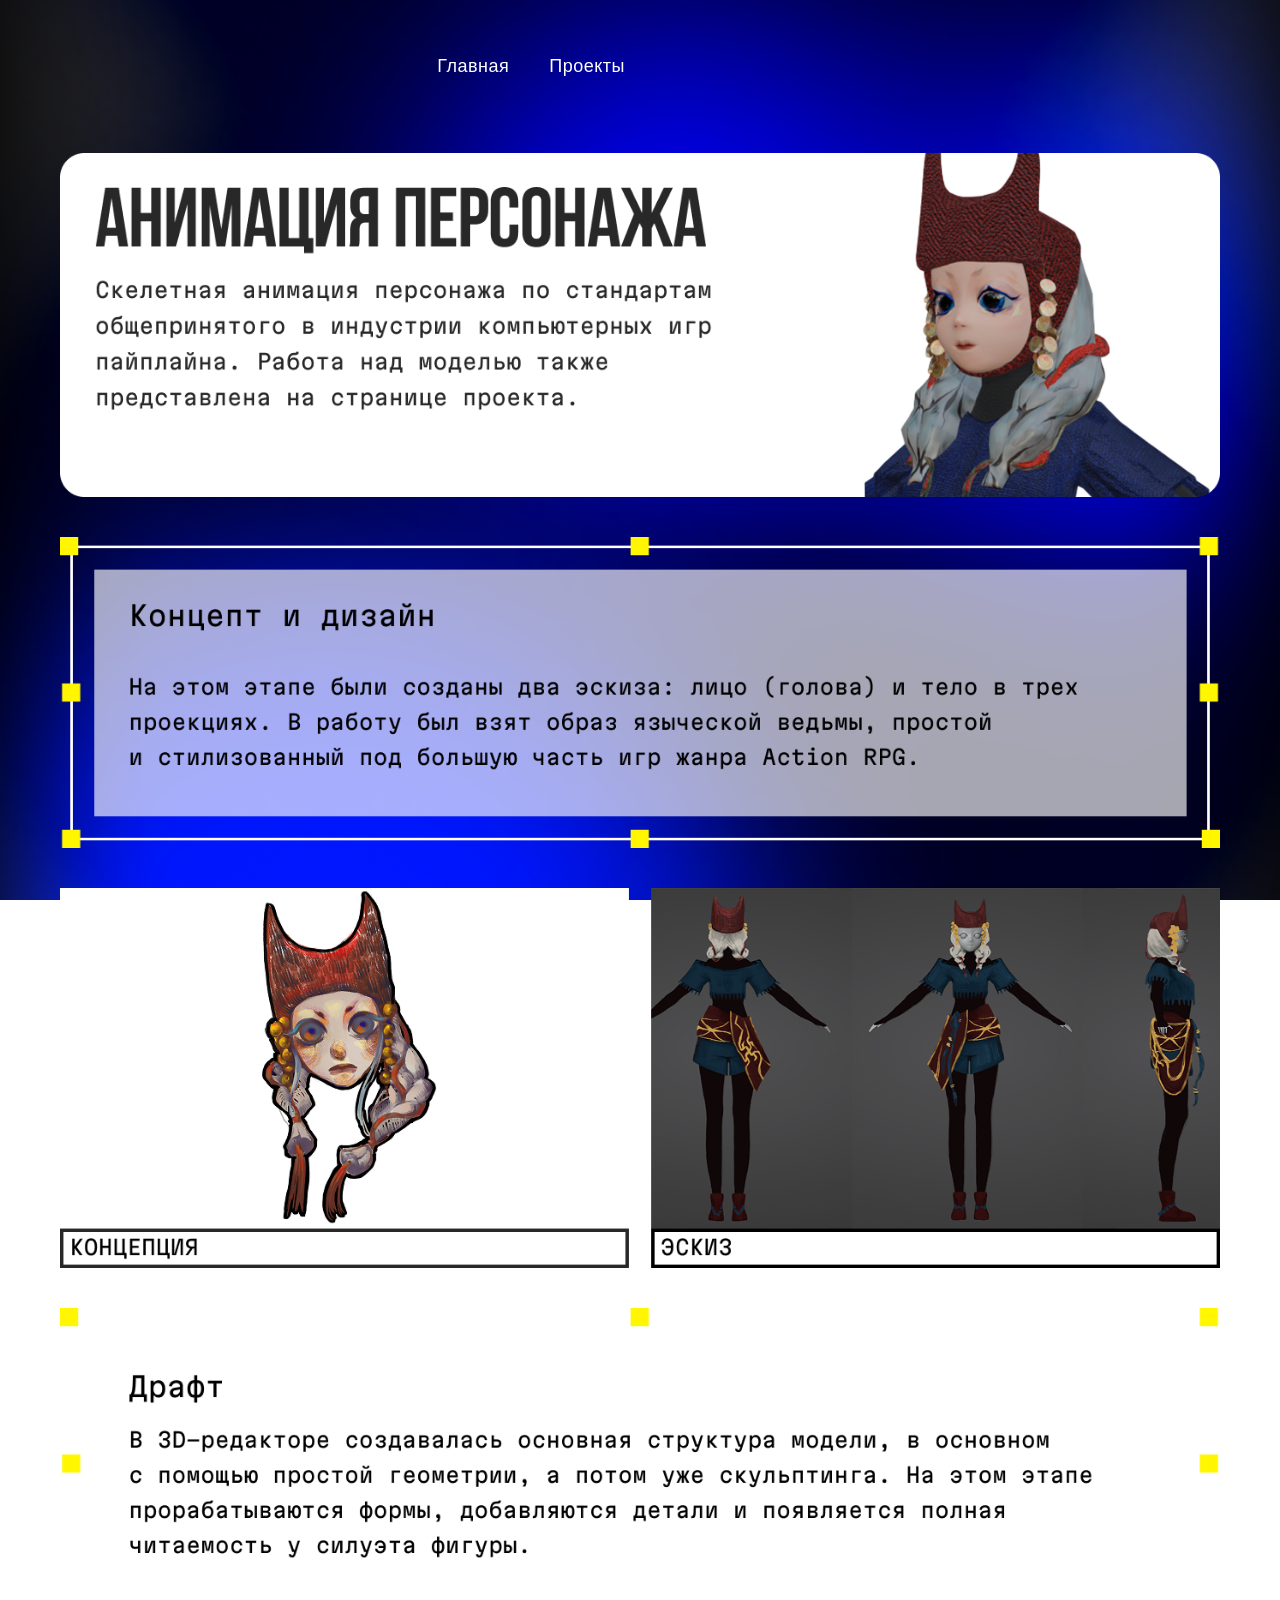
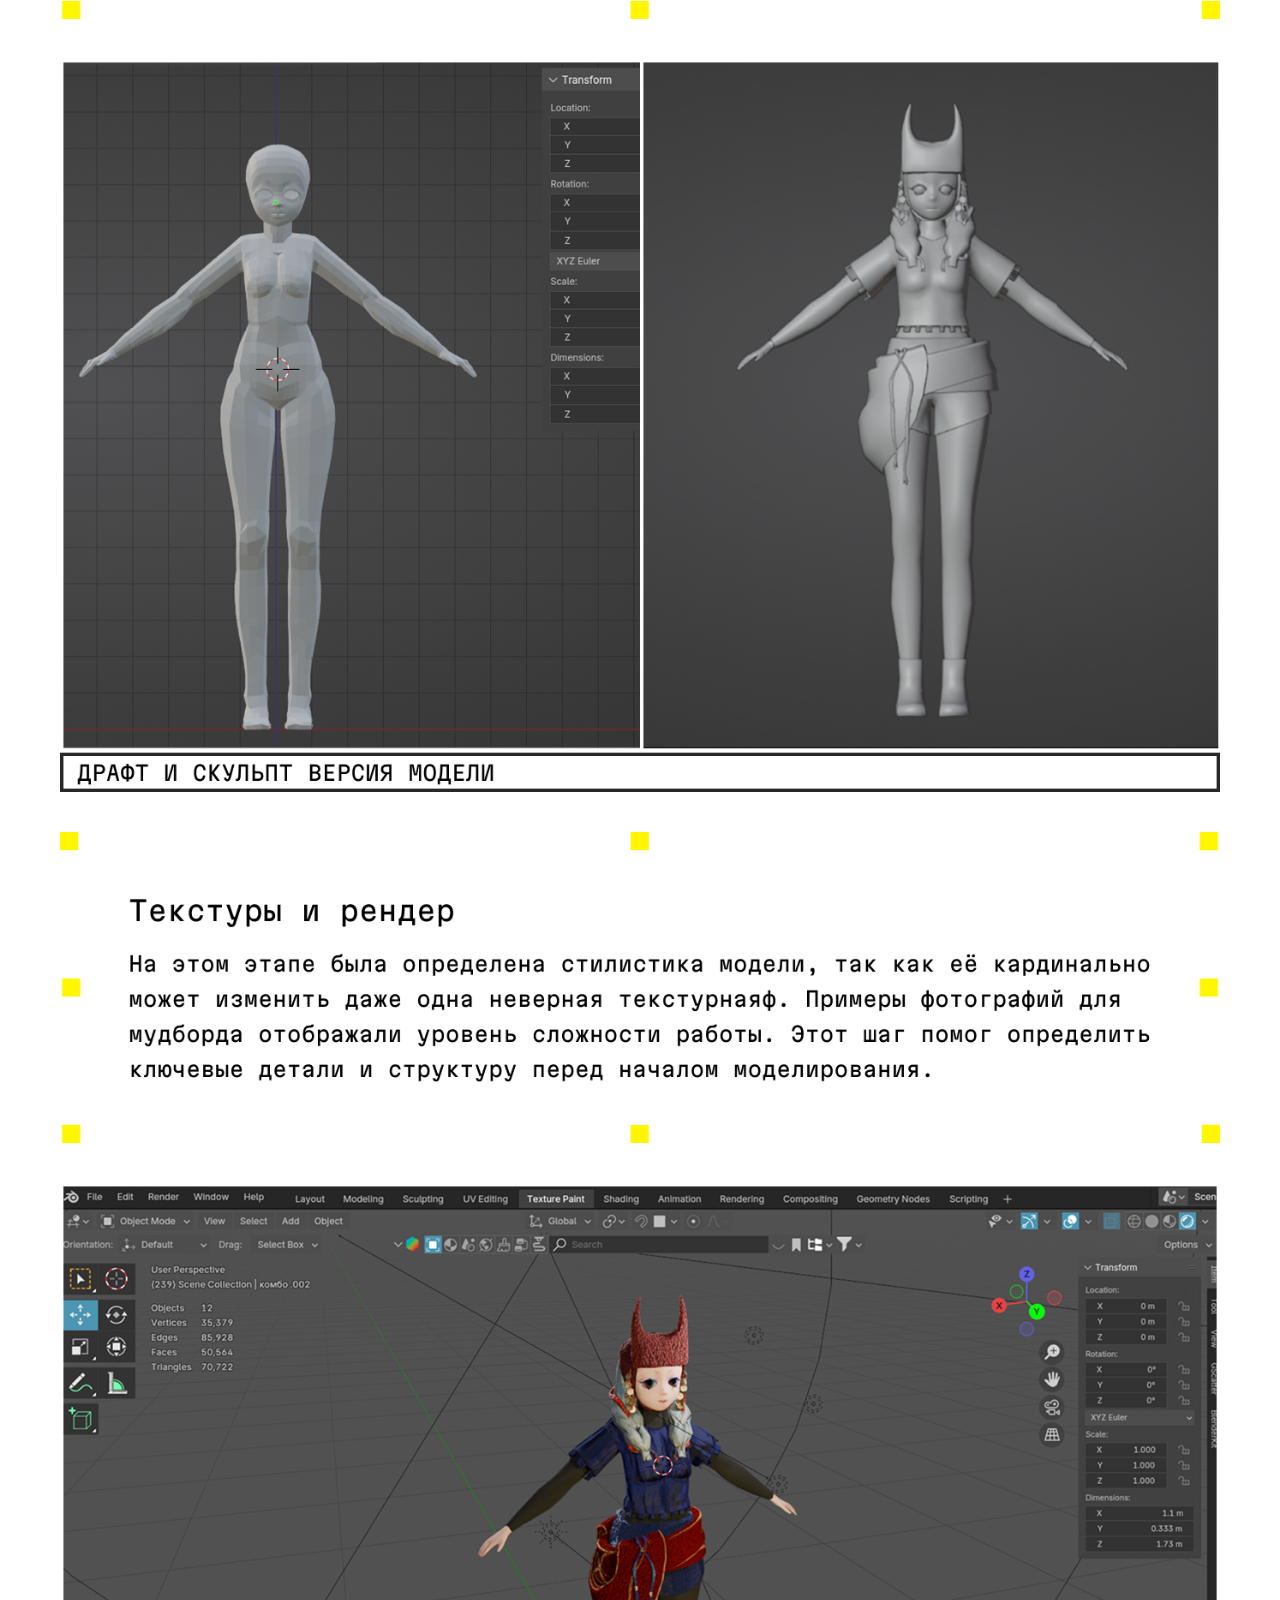
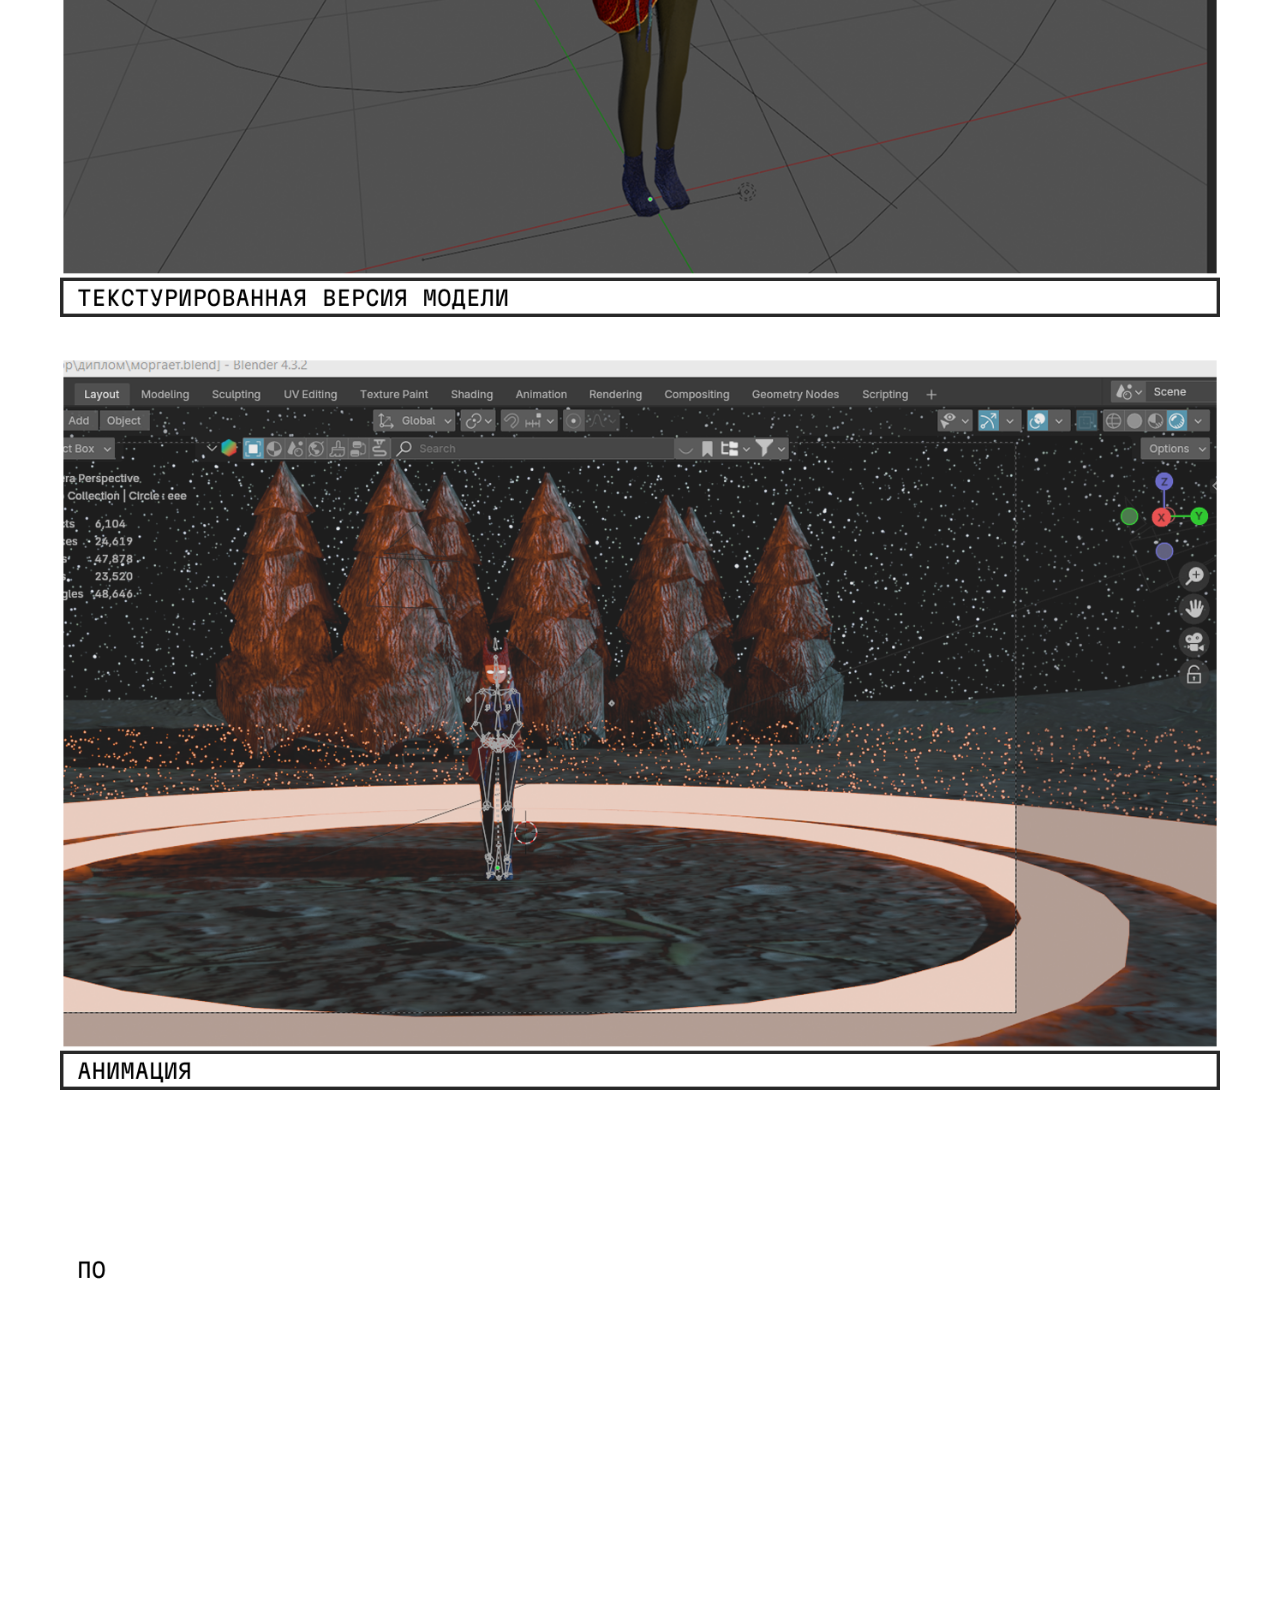
<file: Анимация персонажа.html>
<!DOCTYPE html>
<html lang="ru">
<head>
    <meta charset="UTF-8">
    <meta name="viewport" content="width=device-width, initial-scale=1.0, user-scalable=no">
    <title>Проект 3 - 3D Eye</title>
    <link rel="stylesheet" href="style.css">
</head>
<body>
    <div class="page project-detail-page">
        <!-- Фоновое изображение -->
        <div class="background-image"></div>
        
        <!-- Шапка с кнопками -->
        <header class="header2">
            <nav class="nav2">
                <a href="index.html" class="nav-link">Главная</a>
                <a href="Проекты.html" class="nav-link">Проекты</a>
            </nav>
        </header>
        
        <!-- Контейнер с изображениями -->
        <div class="project-detail-container">
            <div class="project-detail-list">
                <!-- 9 изображений в колонку -->
                <div class="detail-item">
                    <img src="img/ведьма серц.png" alt="Detail 1" class="detail-image">
                </div>
                <div class="detail-item">
                    <img src="img/в1.png" alt="Detail 2" class="detail-image">
                </div>
                <div class="detail-item">
                    <img src="img/в3.png" alt="Detail 3" class="detail-image">
                </div>
                <div class="detail-item">
                    <img src="img/в4.png" alt="Detail 4" class="detail-image">
                </div>
                <div class="detail-item">
                    <img src="img/в5.png" alt="Detail 5" class="detail-image">
                </div>
                <div class="detail-item">
                    <img src="img/в6.png" alt="Detail 6" class="detail-image">
                </div>
                <div class="detail-item">
                    <img src="img/в7.png" alt="Detail 7" class="detail-image">
                </div>
                <div class="detail-item">
                    <img src="img/в8.png" alt="Detail 8" class="detail-image">
                </div>
                <div class="detail-item">
                    <img src="img/по.png" alt="Detail 9" class="detail-image">
                </div>
            </div>
            
            <!-- Блок с тремя кнопками -->
            <div class="detail-buttons three-buttons">
                <div class="detail-button-col">
                    <a href="index.html" class="detail-btn">Главная</a>
                </div>
                <div class="detail-button-col">
                    <a href="Проп-анимация.html" class="detail-btn-center">Следующий проект →</a>
                </div>
                <div class="detail-button-col">
                    <a href="Проекты.html" class="detail-btn2">Проекты</a>
                </div>
            </div>
        </div>
        
        <!-- Футер -->
        <footer class="footer">
            <p class="footer-text">© 2024 Все права защищены</p>
        </footer>
    </div>
</body>
</html>
</file>
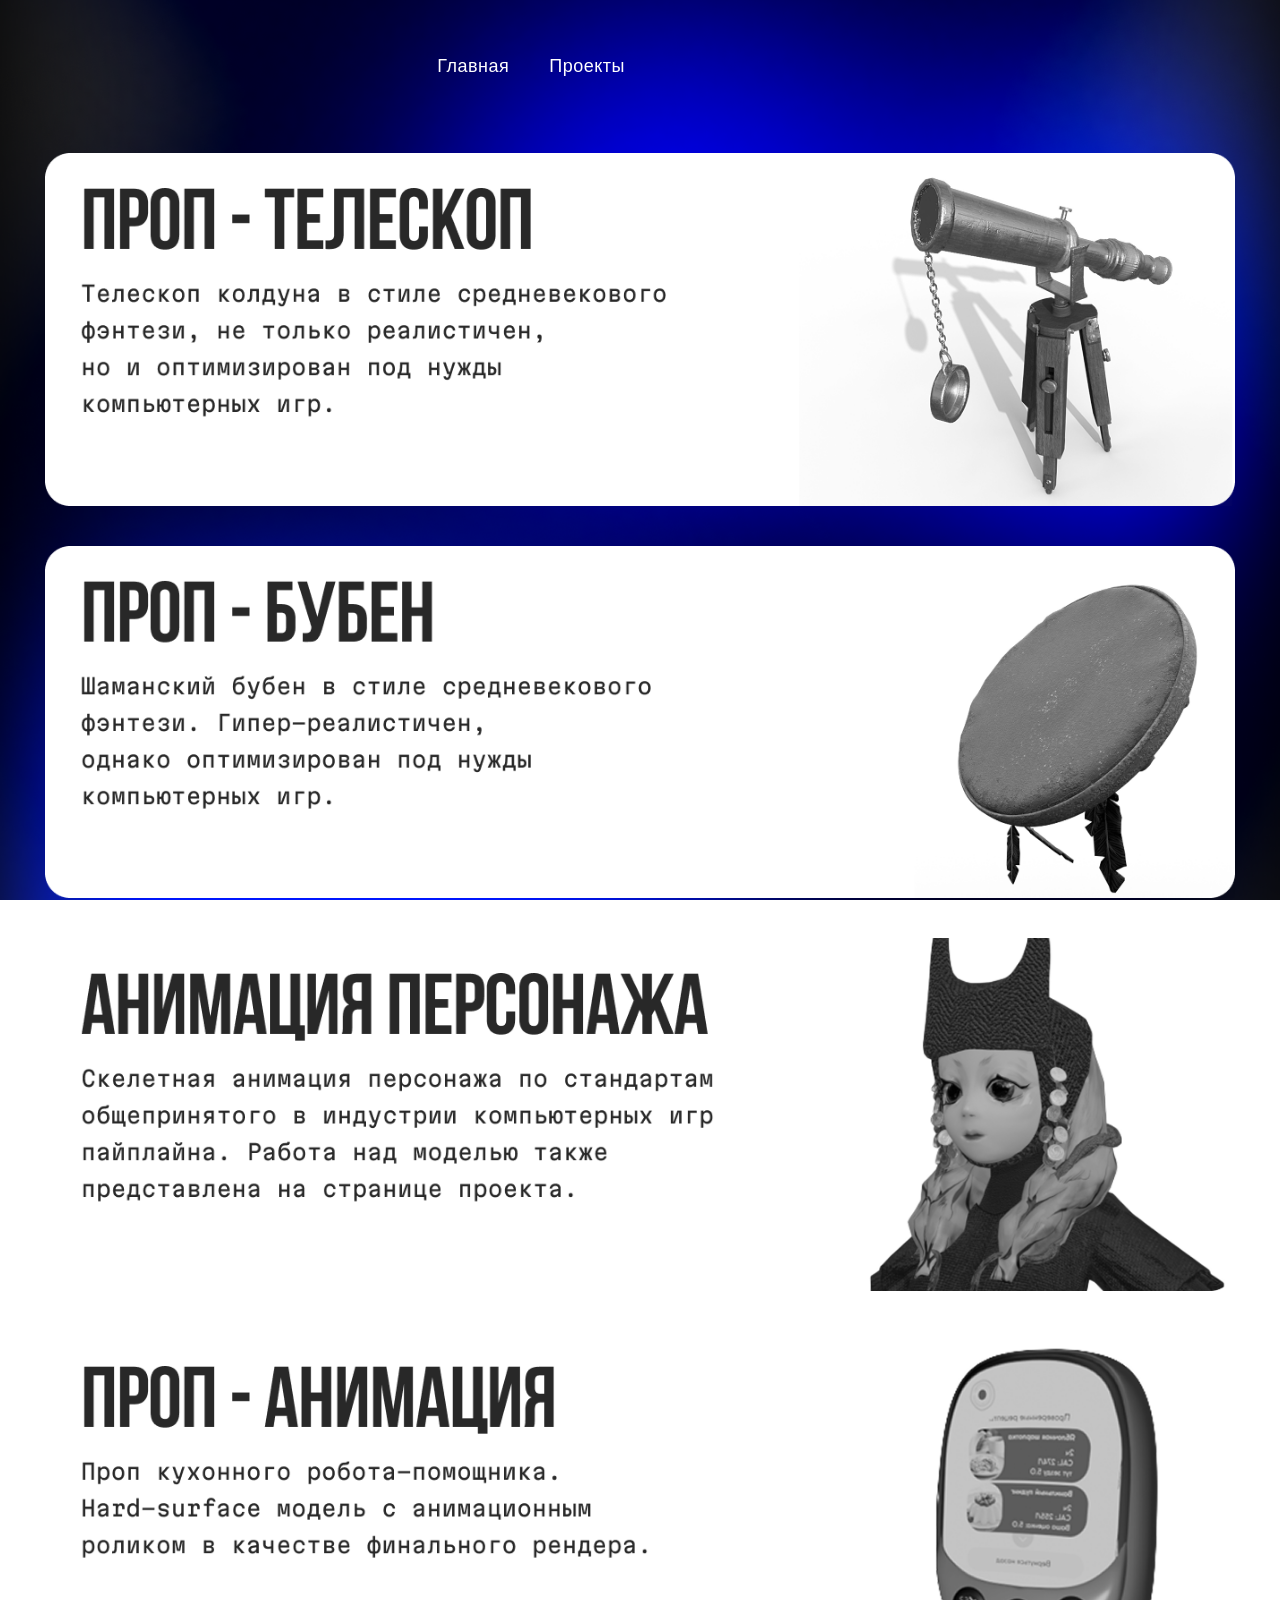
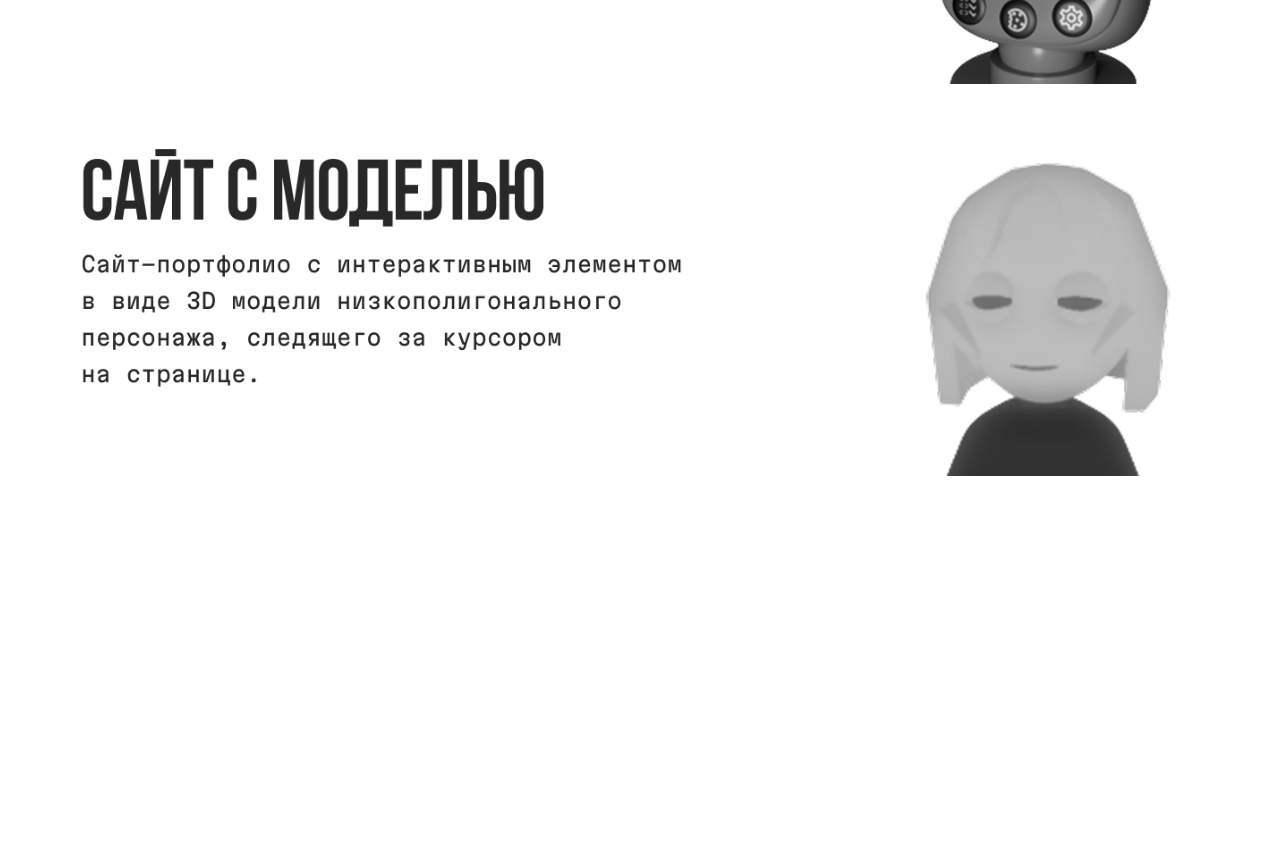
<file: Проекты.html>
<!DOCTYPE html>
<html lang="ru">
<head>
    <meta charset="UTF-8">
    <meta name="viewport" content="width=device-width, initial-scale=1.0, user-scalable=no">
    <title>Проекты - 3D Eye</title>
    <link rel="stylesheet" href="style.css">
</head>
<body>
    <div class="page projects-page">
        <!-- Фоновое изображение -->
        <div class="background-image"></div>
        
        <!-- Шапка с кнопками -->
        <header class="header2">
            <nav class="nav2">
                <a href="index.html" class="nav-link">Главная</a>
                <a href="Проекты.html" class="nav-link">Проекты</a>
            </nav>
        </header>
        
        <!-- Контейнер с проектами -->
        <div class="projects-container">
            <div class="projects-list">
                <!-- Проект 1 -->
                <div class="project-item">
                    <a href="Проп-телескоп.html" class="project-link">
                        <div class="project-image">
                            <img src="img/труба сер.png" alt="Project 1" class="project-default">
                            <img src="img/труба серц.png" alt="Project 1 Hover" class="project-hover">
                        </div>
                    </a>
                </div>
                
                <!-- Проект 2 -->
                <div class="project-item">
                   <a href="Проп-бубен.html" class="project-link">
                        <div class="project-image">
                            <img src="img/бубн сер.png" alt="Project 2" class="project-default">
                            <img src="img/бубн серц.png" alt="Project 2 Hover" class="project-hover">
                        </div>
                    </a>
                </div>
                
                <!-- Проект 3 -->
                <div class="project-item">
                    <a href="Анимация персонажа.html" class="project-link">
                        <div class="project-image">
                            <img src="img/ведьма сер.png" alt="Project 3" class="project-default">
                            <img src="img/ведьма серц.png" alt="Project 3 Hover" class="project-hover">
                        </div>
                    </a>
                </div>
                
                <!-- Проект 4 -->
                <div class="project-item">
                    <a href="Проп-анимация.html" class="project-link">
                        <div class="project-image">
                            <img src="img/робот сер.png" alt="Project 4" class="project-default">
                            <img src="img/робот серц.png" alt="Project 4 Hover" class="project-hover">
                        </div>
                    </a>
                </div>
                
                <!-- Проект 5 -->
                <div class="project-item">
                    <a href="Сайт с моделью.html" class="project-link" target="_blank">
                        <div class="project-image">
                            <img src="img/девочка сер.png" alt="Project 5" class="project-default">
                            <img src="img/девочка серц.png" alt="Project 5 Hover" class="project-hover">
                        </div>
                    </a>
                </div>
                
                <!-- Кнопка возврата на главную -->
                <div class="project-item back-button-item">
                    <a href="index.html" class="back-button">
                        На главную
                    </a>
                </div>
            </div>
        </div>
        
        <!-- Футер -->
        <footer class="footer">
            <p class="footer-text">© 2024 Все права защищены</p>
        </footer>
    </div>
</body>
</html>
</file>
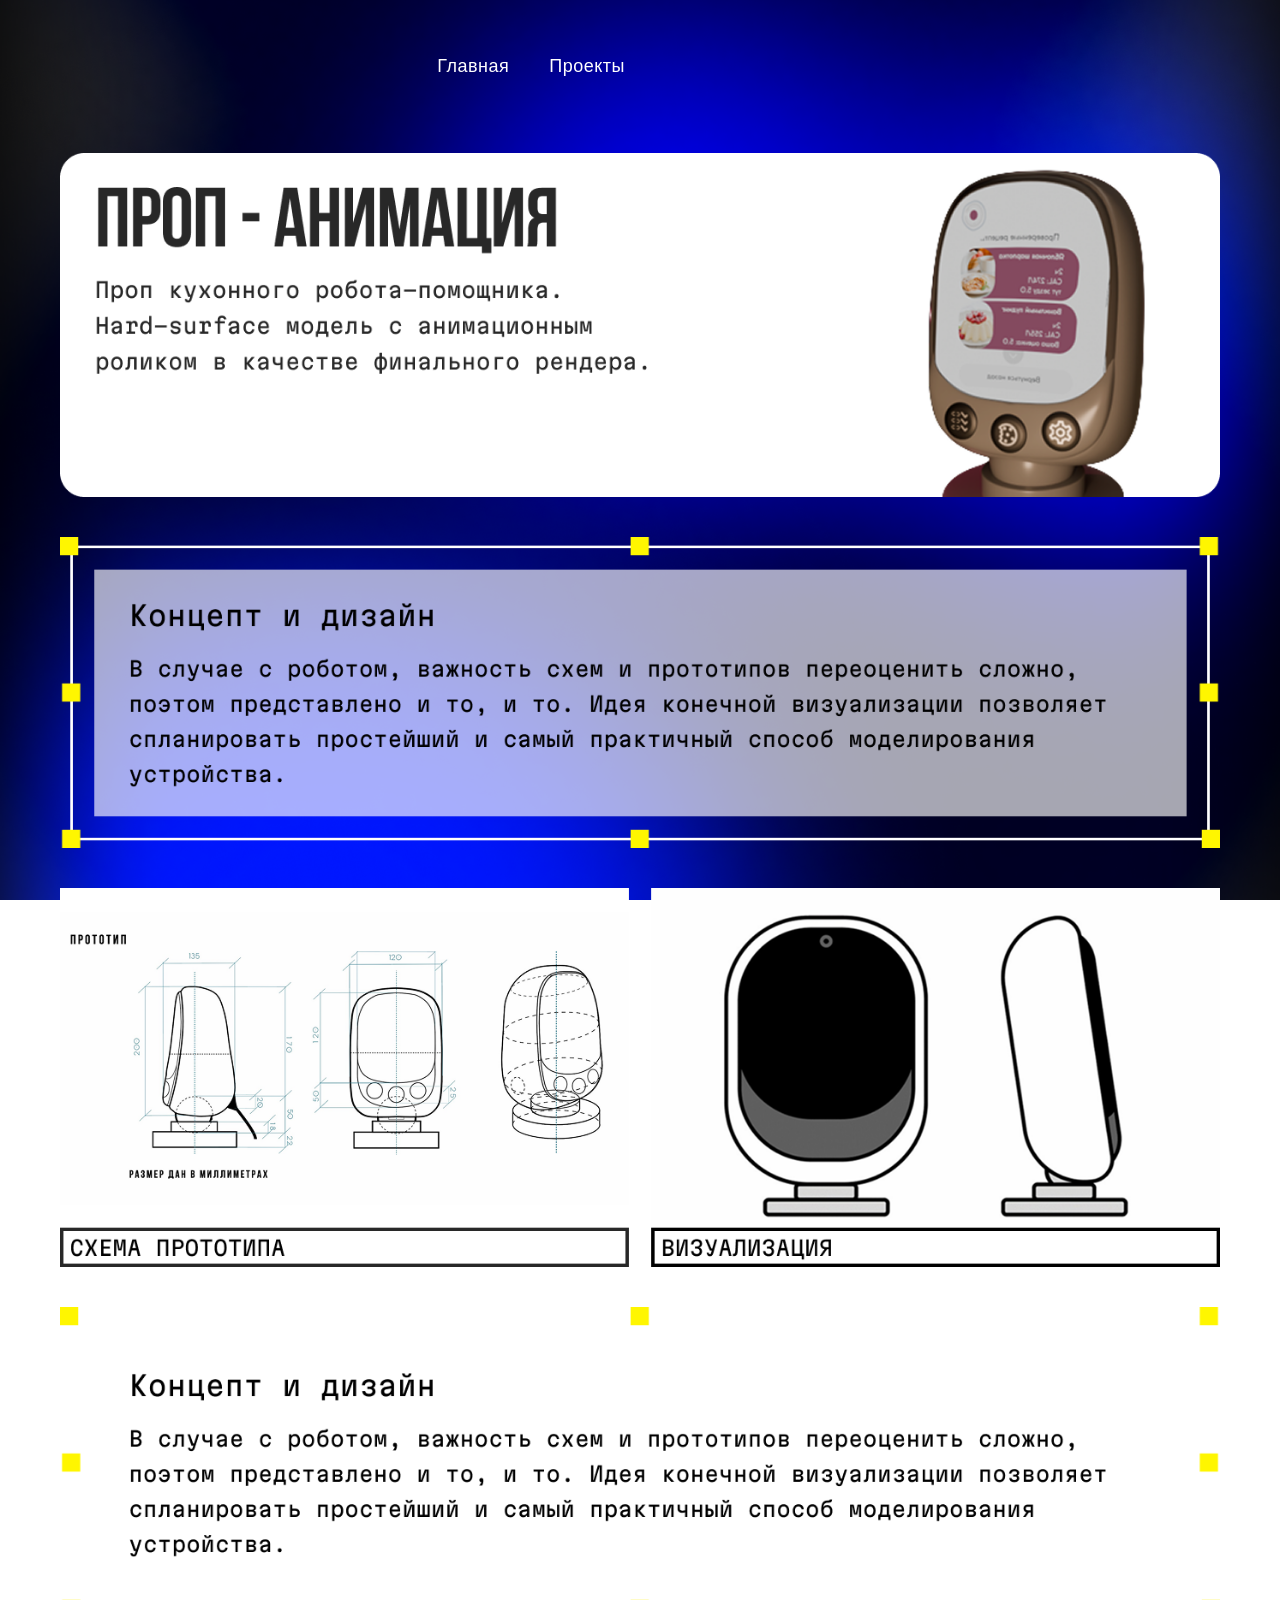
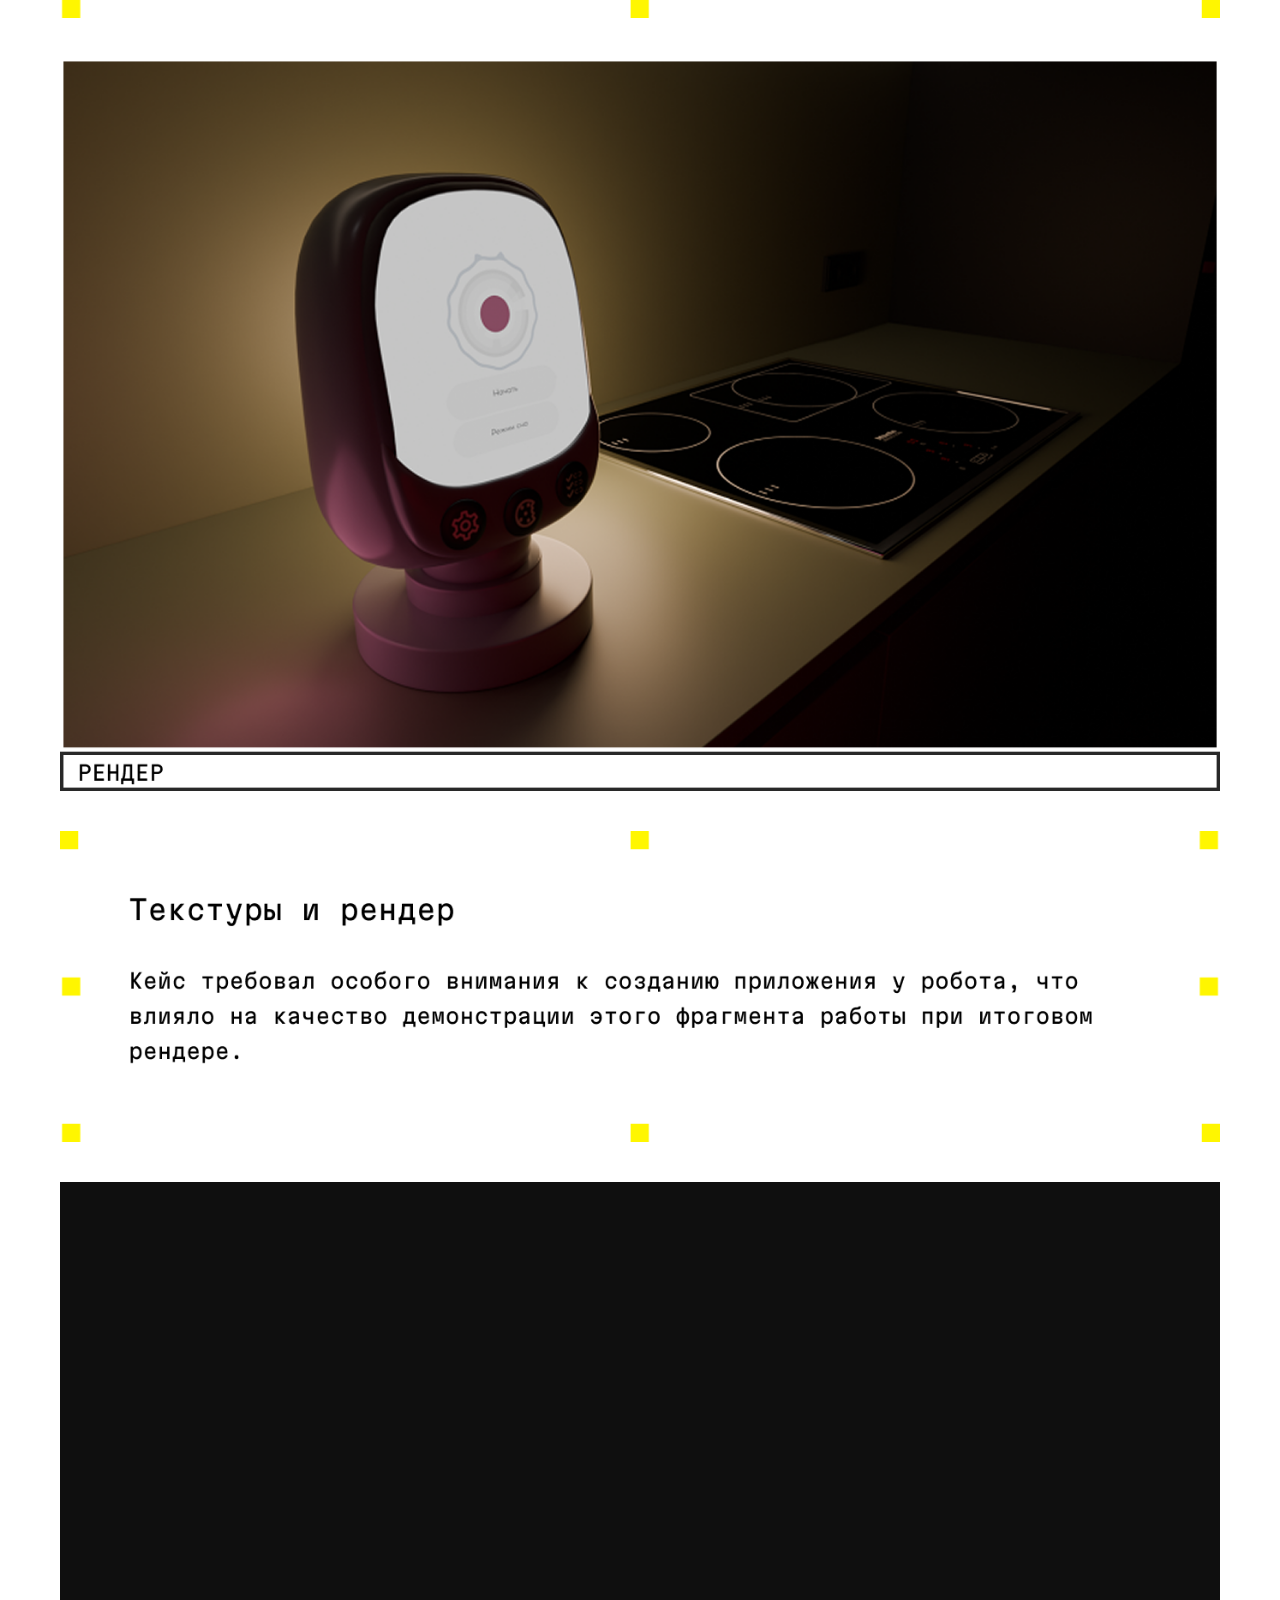
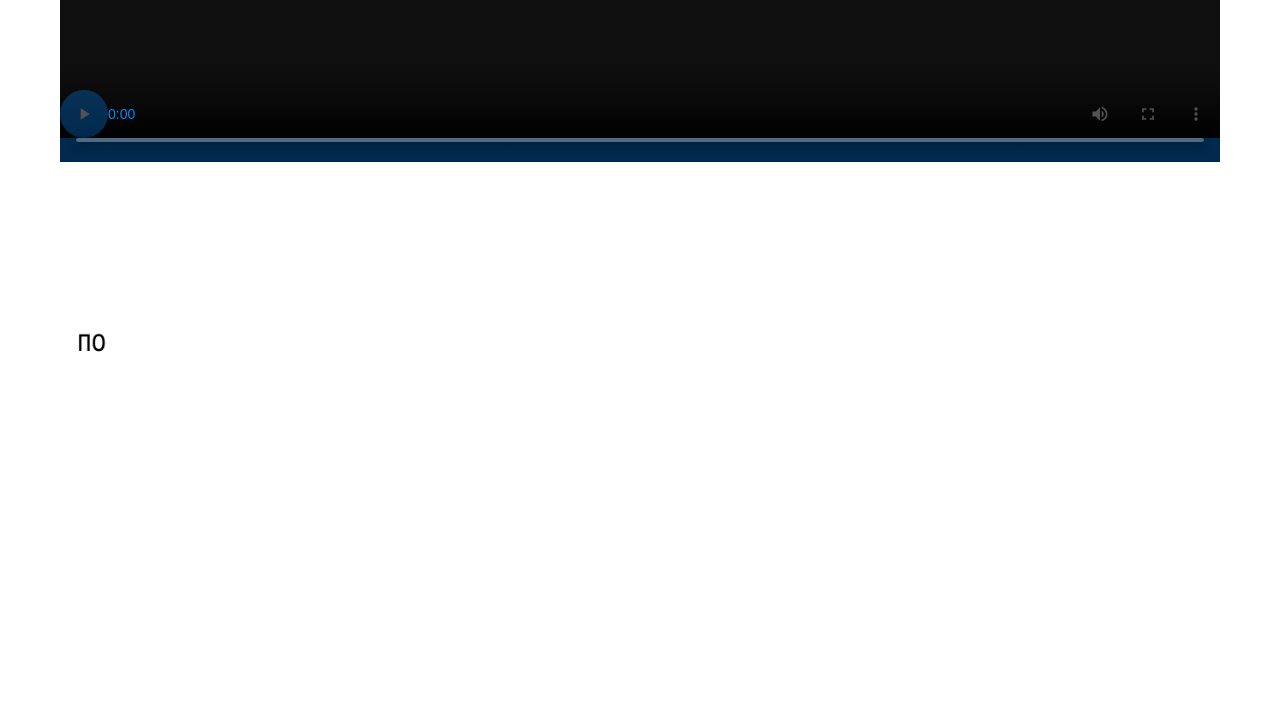
<file: Проп-анимация.html>
<!DOCTYPE html>
<html lang="ru">
<head>
    <meta charset="UTF-8">
    <meta name="viewport" content="width=device-width, initial-scale=1.0, user-scalable=no">
    <title>Проект 4 - 3D Eye</title>
    <link rel="stylesheet" href="style.css">
</head>
<body>
    <div class="page project-detail-page">
        <!-- Фоновое изображение -->
        <div class="background-image"></div>
        
        <!-- Шапка с кнопками -->
        <header class="header2">
            <nav class="nav2">
                <a href="index.html" class="nav-link">Главная</a>
                <a href="Проекты.html" class="nav-link">Проекты</a>
            </nav>
        </header>
        
        <!-- Контейнер с изображениями и видео -->
        <div class="project-detail-container">
            <div class="project-detail-list">
                <!-- 1 - изображение -->
                <div class="detail-item">
                    <img src="img/робот серц.png" alt="Image 1" class="detail-image">
                </div>
                
                <!-- 2 - изображение -->
                <div class="detail-item">
                    <img src="img/рр.png" alt="Image 2" class="detail-image">
                </div>
                
                <!-- 3 - изображение -->
                <div class="detail-item">
                    <img src="img/р1.png" alt="Image 3" class="detail-image">
                </div>
                
                <!-- 4 - изображение -->
                <div class="detail-item">
                    <img src="img/рт1.png" alt="Image 4" class="detail-image">
                </div>
                
                <!-- 5 - изображение -->
                <div class="detail-item">
                    <img src="img/р2.png" alt="Image 5" class="detail-image">
                </div>
                
                <!-- 6 - изображение -->
                <div class="detail-item">
                    <img src="img/р4.png" alt="Image 6" class="detail-image">
                </div>
                
                <!-- 7 - ВИДЕО -->
                <div class="detail-item video-item">
                    <video class="detail-video" controls preload="metadata">
                        <source src="img/0000-0060.mp4" type="video/mp4">
                        Ваш браузер не поддерживает видео.
                    </video>
                </div>
                
                <!-- 8 - изображение -->
                <div class="detail-item">
                    <img src="img/по.png" alt="Image 8" class="detail-image">
                </div>
            </div>
            
            <!-- Блок с тремя кнопками -->
            <div class="detail-buttons three-buttons">
                <div class="detail-button-col">
                    <a href="index.html" class="detail-btn">Главная</a>
                </div>
                <div class="detail-button-col">
                    <a href="Сайт с моделью.html" class="detail-btn-center">Следующий проект →</a>
                </div>
                <div class="detail-button-col">
                    <a href="Проекты.html" class="detail-btn2">Проекты</a>
                </div>
            </div>
        </div>
        
        <!-- Футер -->
        <footer class="footer">
            <p class="footer-text">© 2024 Все права защищены</p>
        </footer>
    </div>
</body>
</html>
</file>
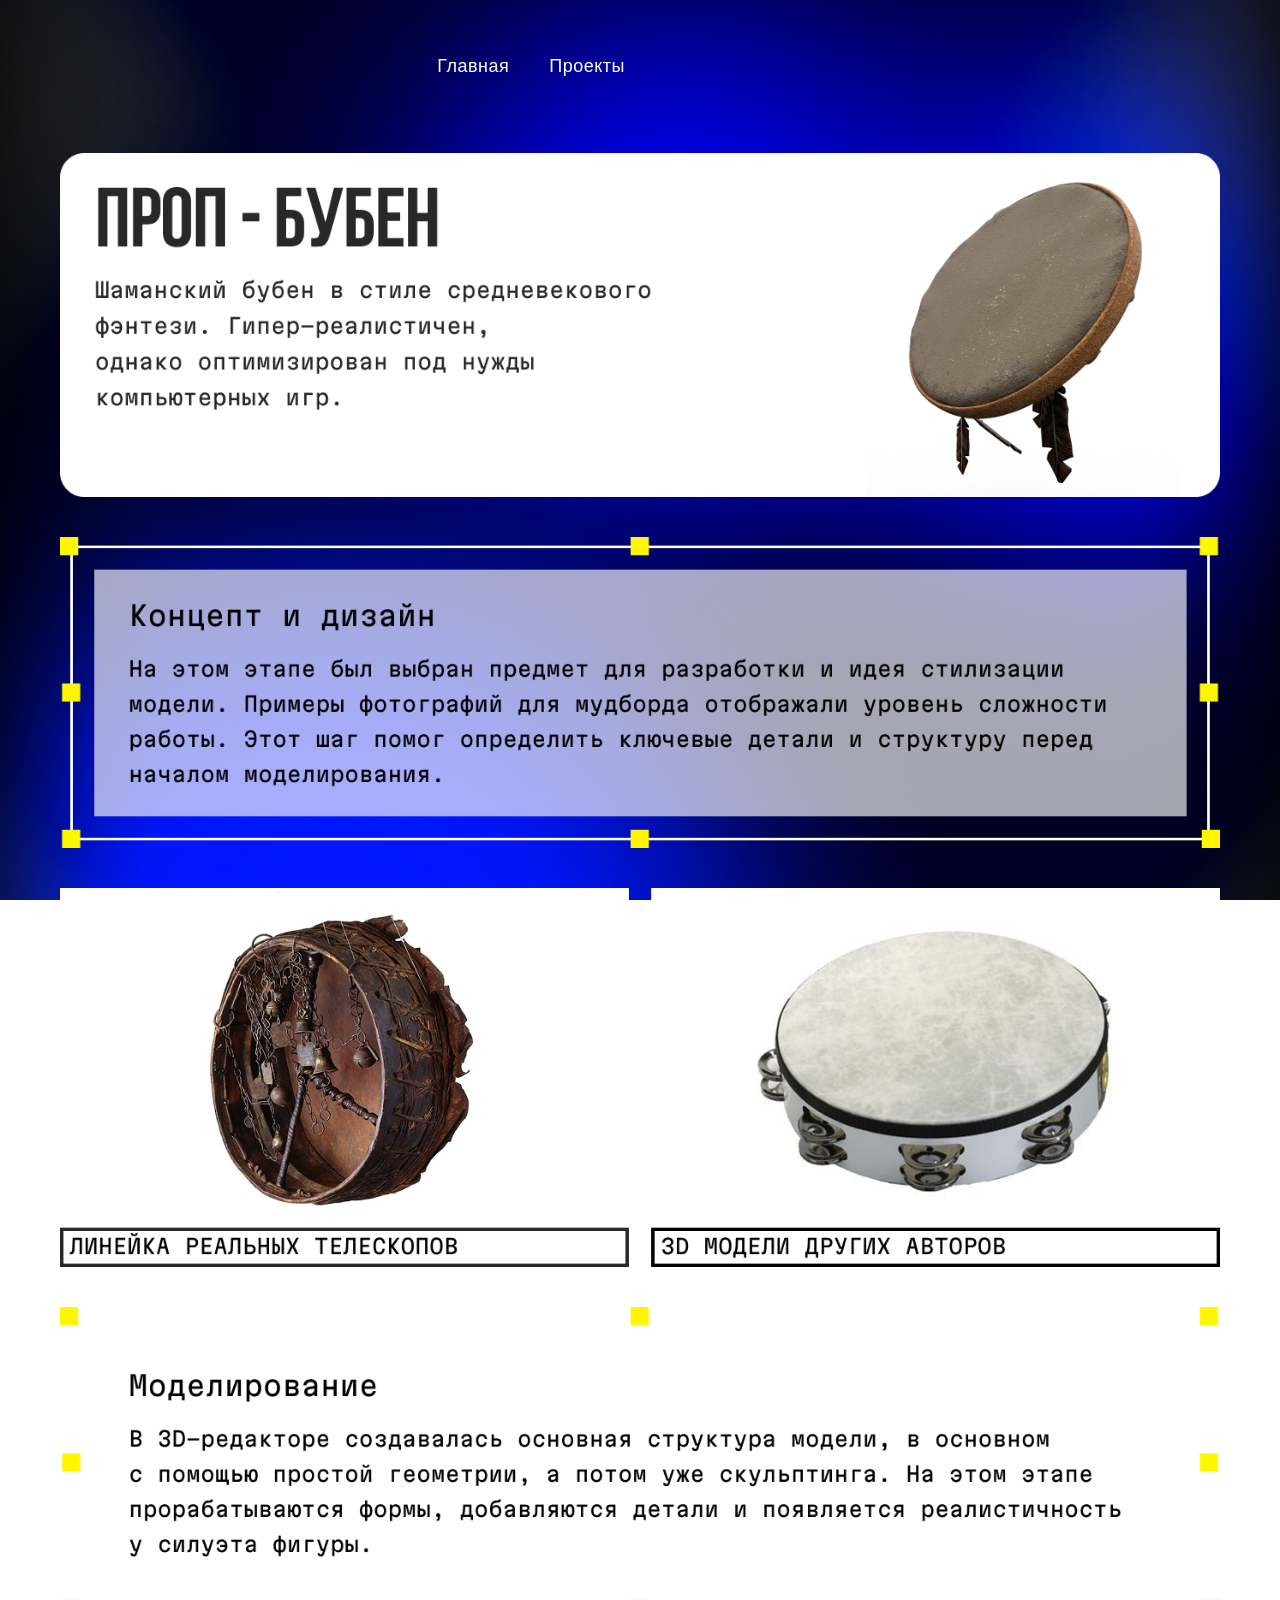
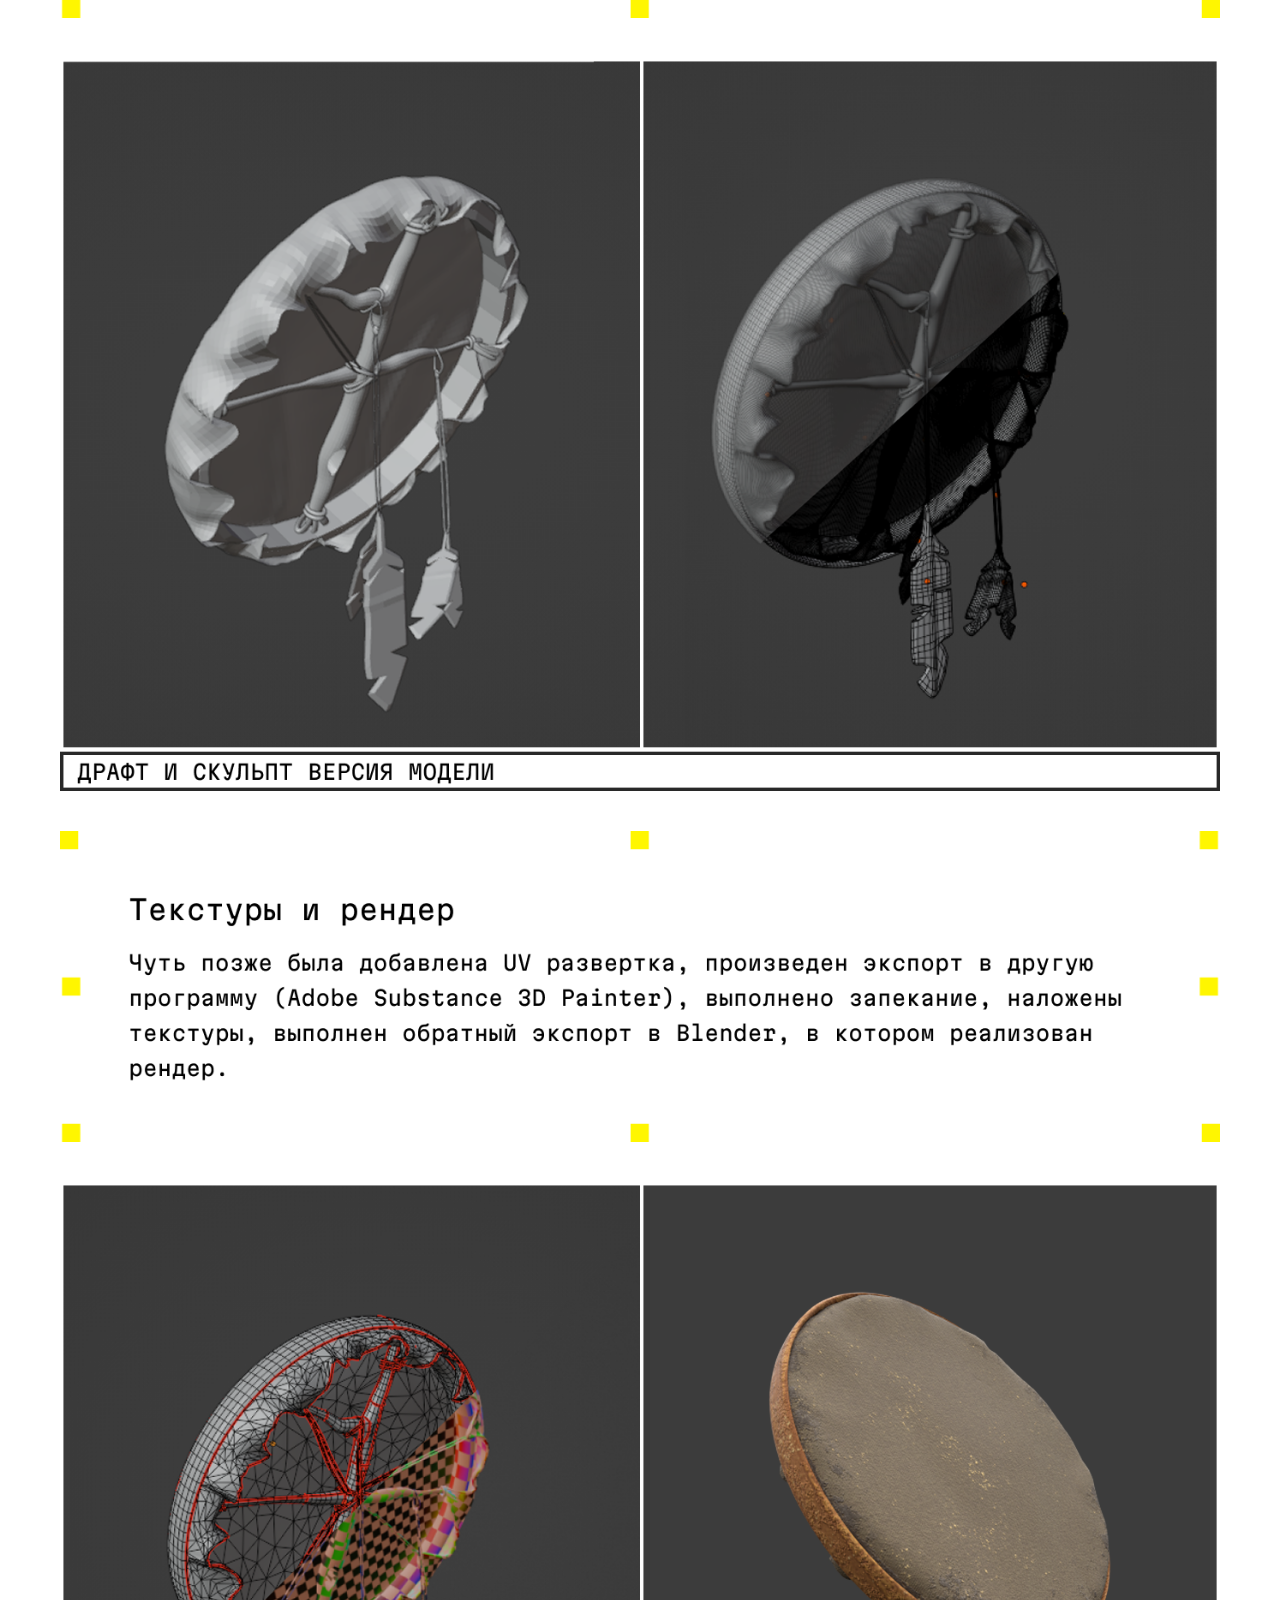
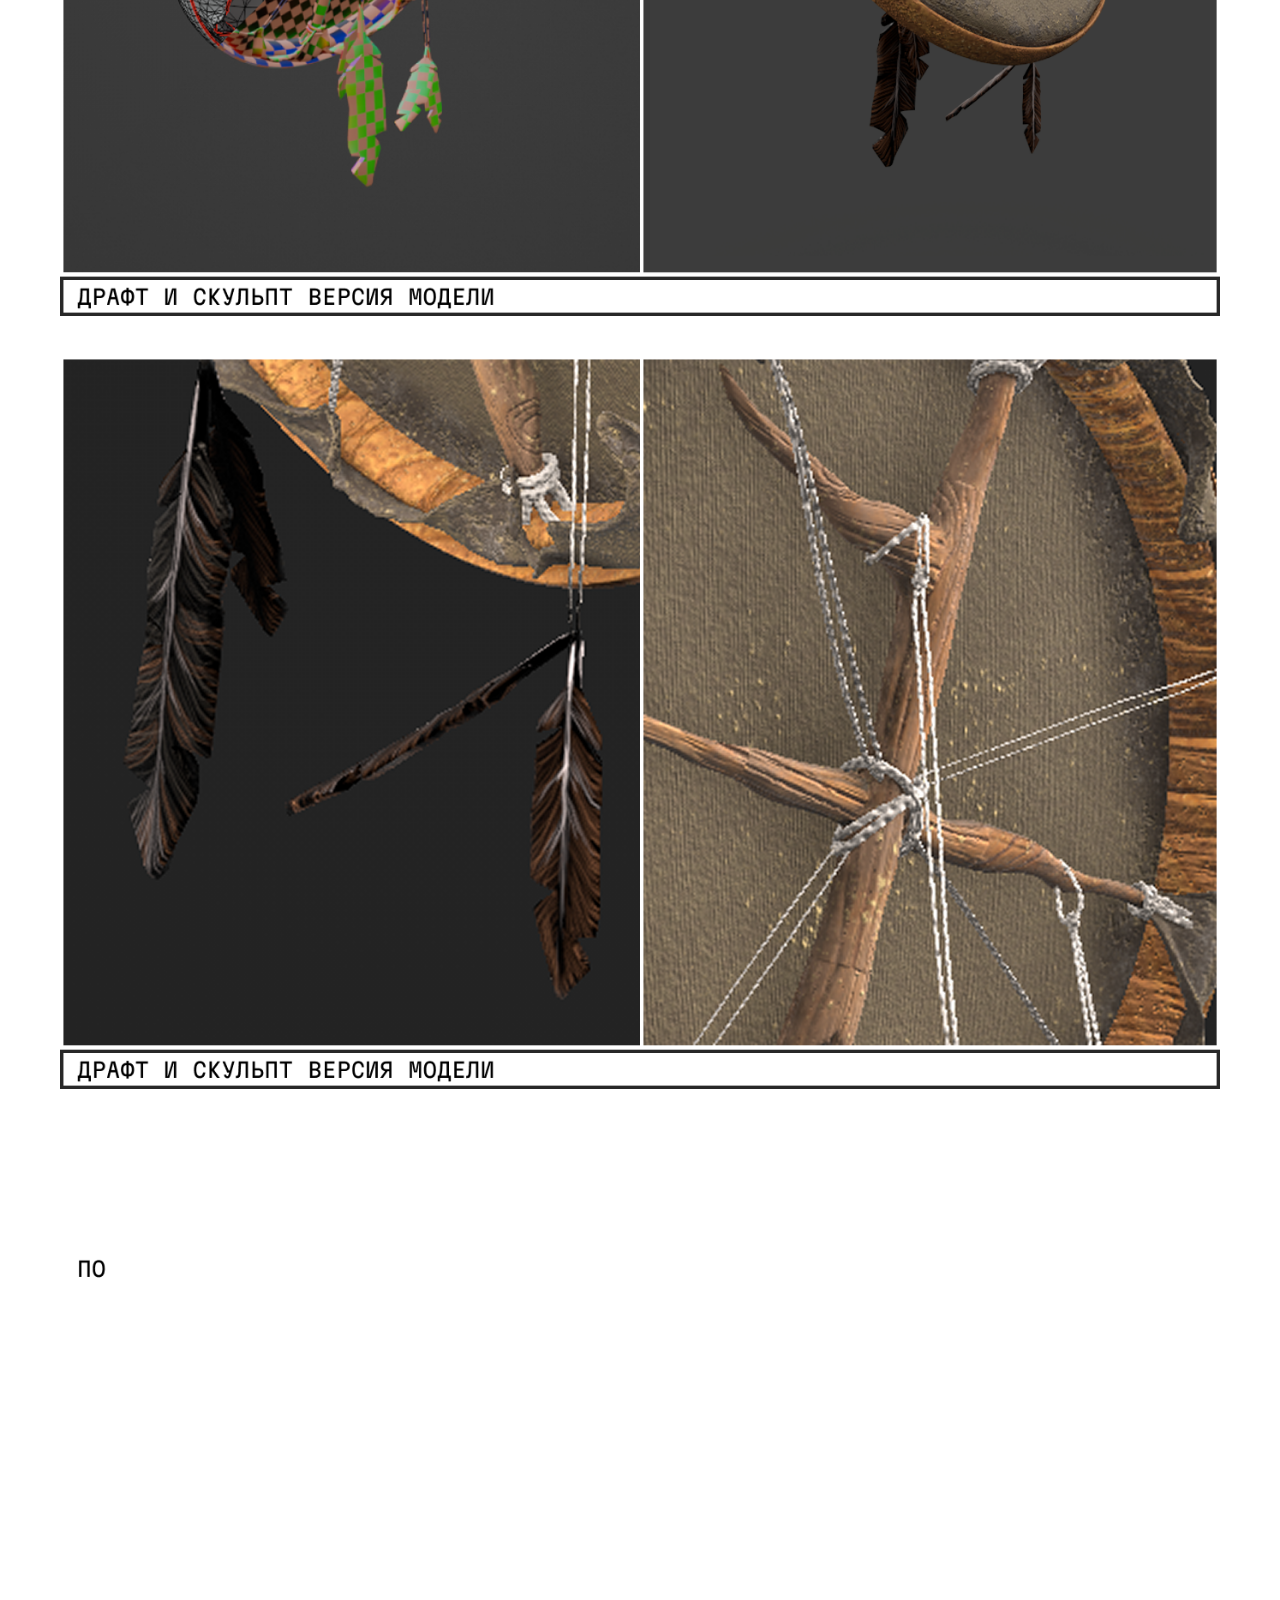
<file: Проп-бубен.html>
<!DOCTYPE html>
<html lang="ru">
<head>
    <meta charset="UTF-8">
    <meta name="viewport" content="width=device-width, initial-scale=1.0, user-scalable=no">
    <title>Проект 2 - 3D Eye</title>
    <link rel="stylesheet" href="style.css">
</head>
<body>
    <div class="page project-detail-page">
        <!-- Фоновое изображение -->
        <div class="background-image"></div>
        
        <!-- Шапка с кнопками -->
        <header class="header2">
            <nav class="nav2">
                <a href="index.html" class="nav-link">Главная</a>
                <a href="Проекты.html" class="nav-link">Проекты</a>
            </nav>
        </header>
        
        <!-- Контейнер с изображениями -->
        <div class="project-detail-container">
            <div class="project-detail-list">
                <!-- 9 изображений в колонку -->
                <div class="detail-item">
                    <img src="img/1.png" alt="Detail 1" class="detail-image">
                </div>
                <div class="detail-item">
                    <img src="img/кид.png" alt="Detail 2" class="detail-image">
                </div>
                <div class="detail-item">
                    <img src="img/3.png" alt="Detail 3" class="detail-image">
                </div>
                <div class="detail-item">
                    <img src="img/мод.png" alt="Detail 4" class="detail-image">
                </div>
                <div class="detail-item">
                    <img src="img/буба.png" alt="Detail 5" class="detail-image">
                </div>
                <div class="detail-item">
                    <img src="img/тир.png" alt="Detail 6" class="detail-image">
                </div>
                <div class="detail-item">
                    <img src="img/дисвмбуб.png" alt="Detail 7" class="detail-image">
                </div>
                <div class="detail-item">
                    <img src="img/дисвмбуб2.png" alt="Detail 8" class="detail-image">
                </div>
                <div class="detail-item">
                    <img src="img/по.png" alt="Detail 9" class="detail-image">
                </div>
            </div>
            
            <!-- Блок с тремя кнопками -->
            <div class="detail-buttons three-buttons">
                <div class="detail-button-col">
                    <a href="index.html" class="detail-btn">Главная</a>
                </div>
                <div class="detail-button-col">
                    <a href="Анимация персонажа.html" class="detail-btn-center">Следующий проект →</a>
                </div>
                <div class="detail-button-col">
                    <a href="Проекты.html" class="detail-btn2">Проекты</a>
                </div>
            </div>
        </div>
        
        <!-- Футер -->
        <footer class="footer">
            <p class="footer-text">© 2024 Все права защищены</p>
        </footer>
    </div>
</body>
</html>
</file>
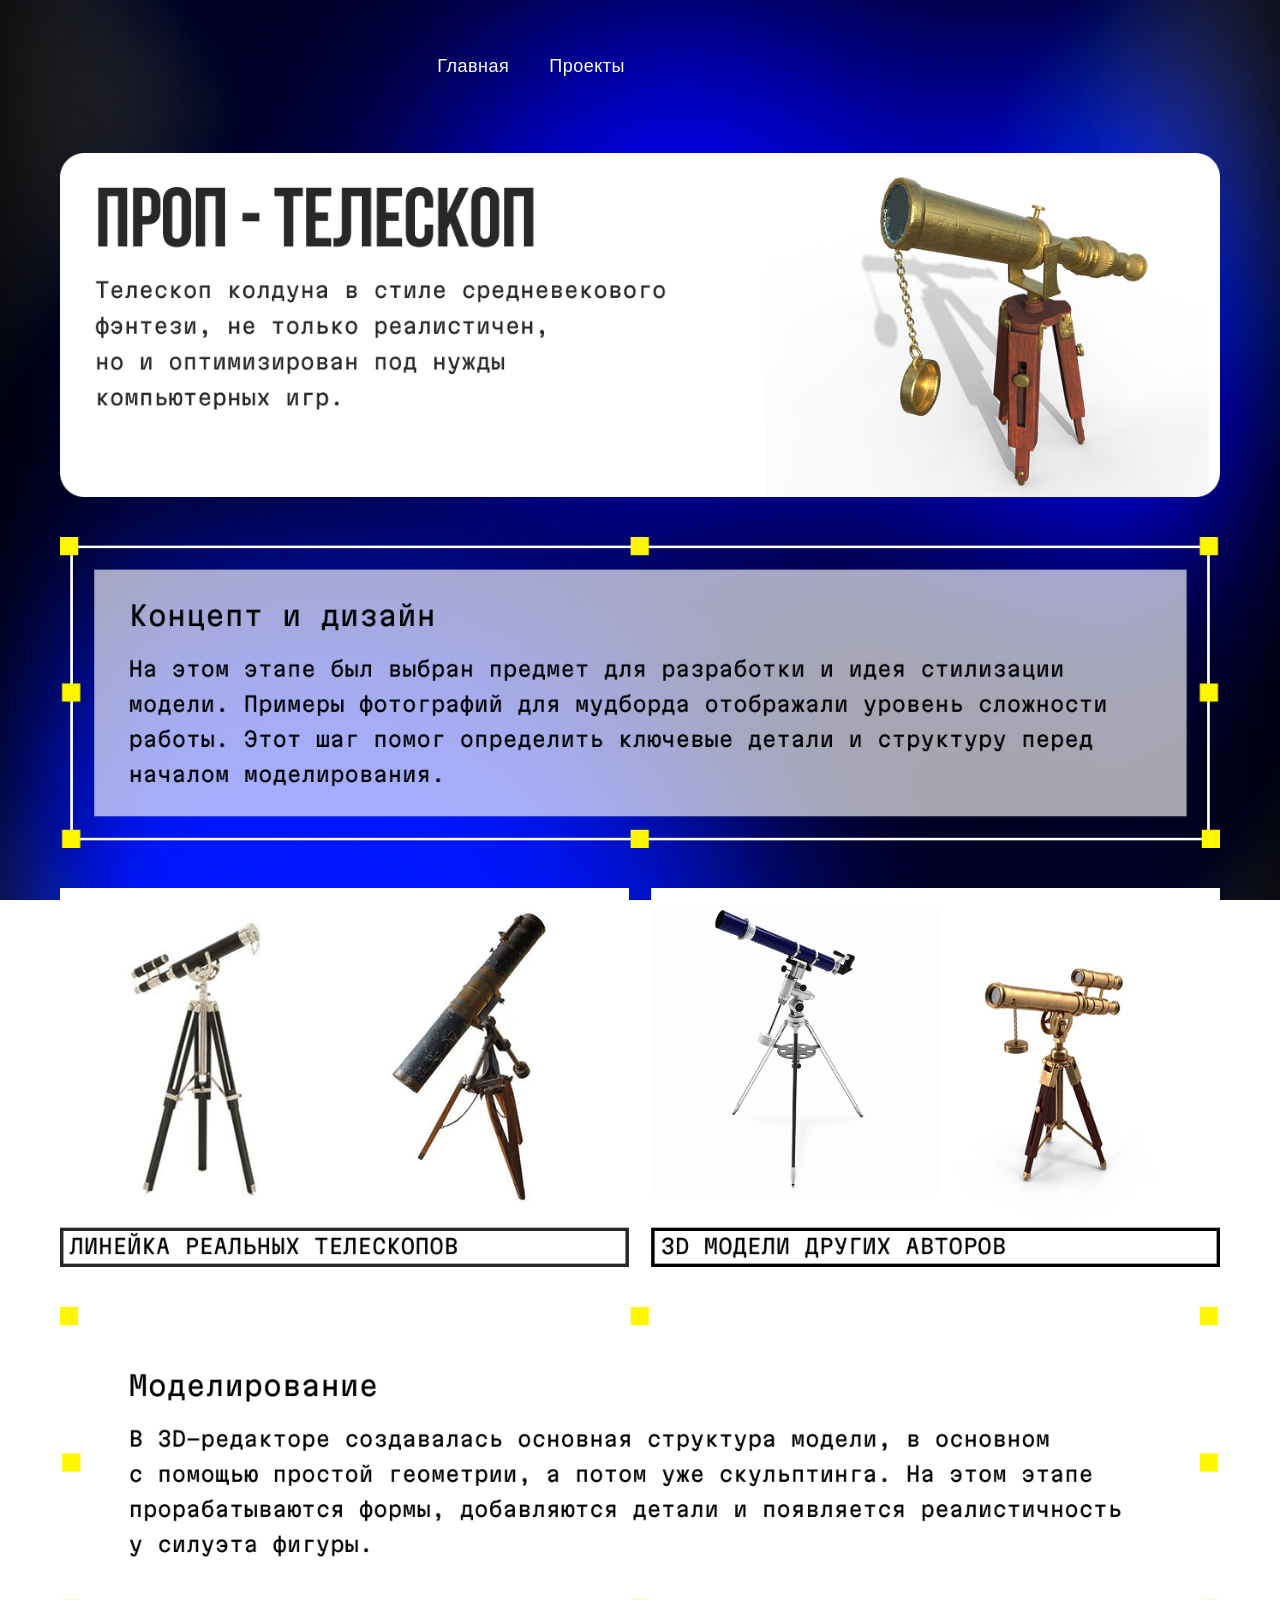
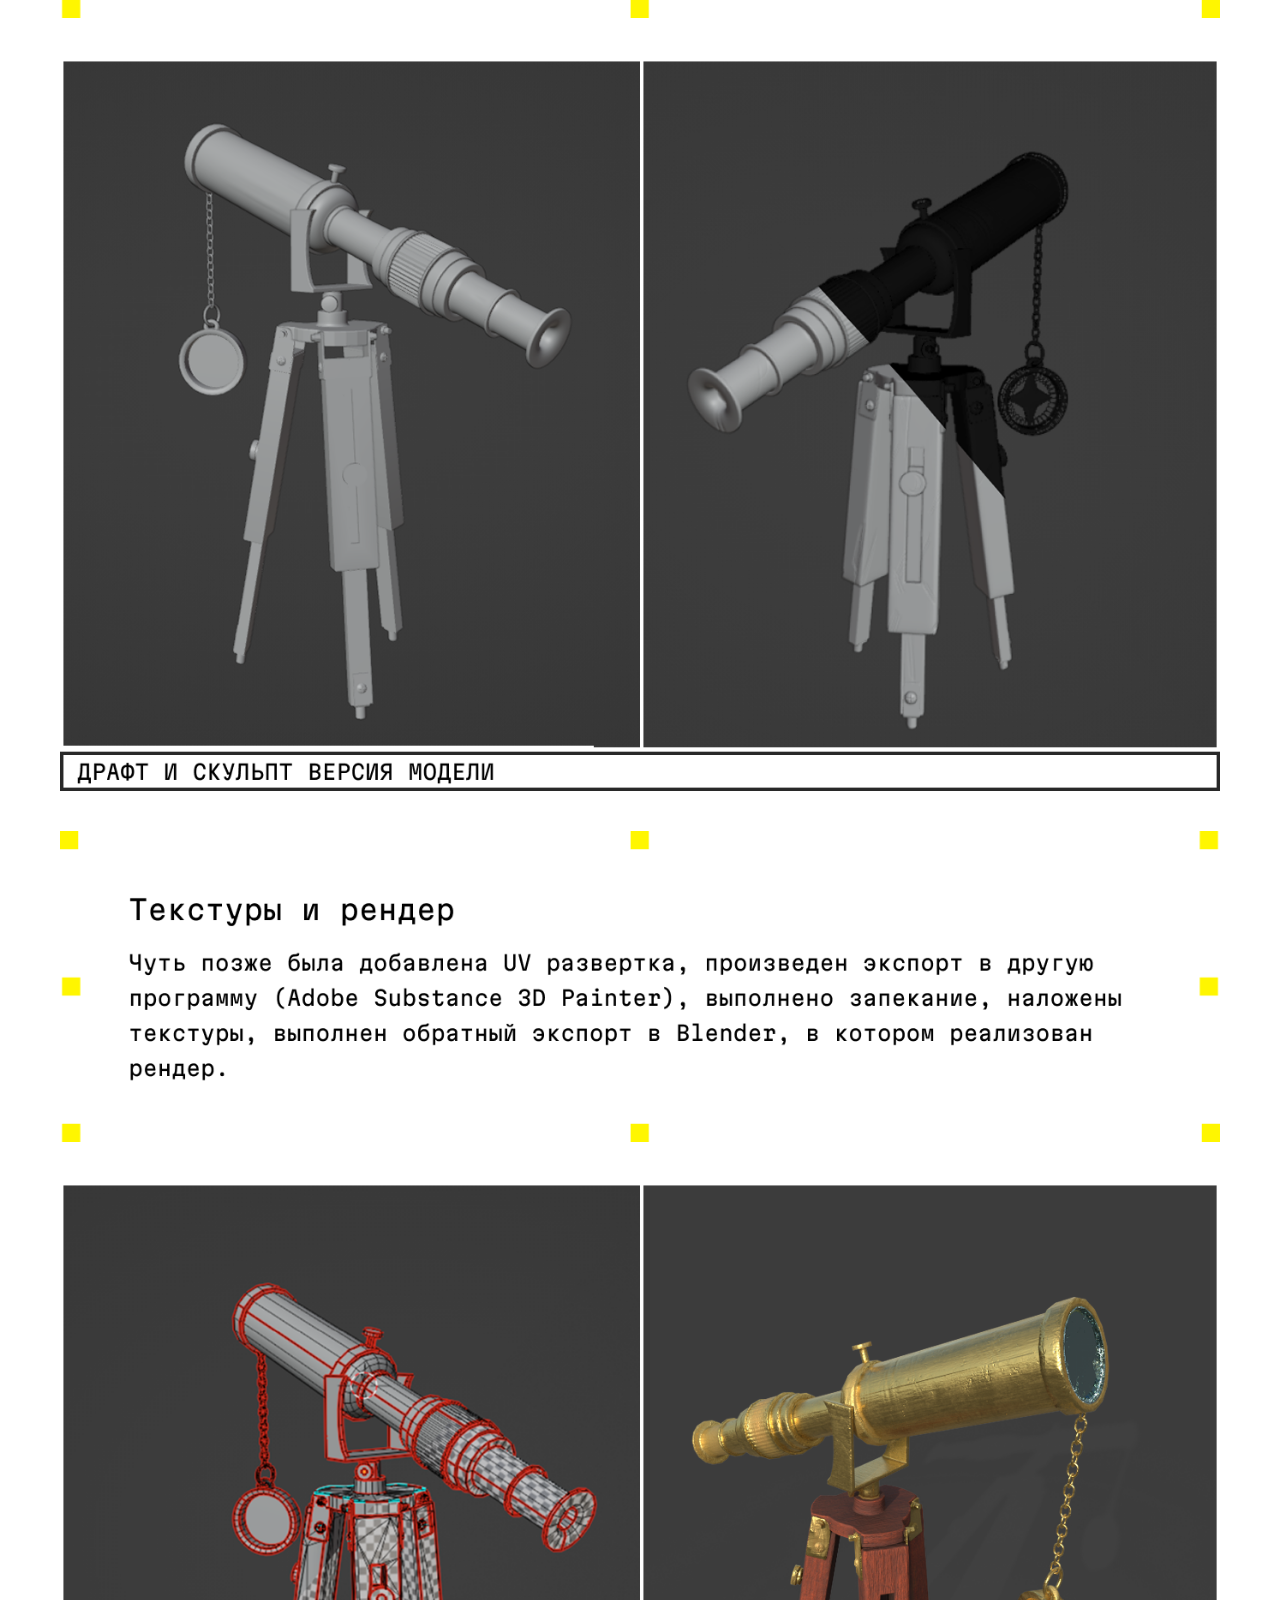
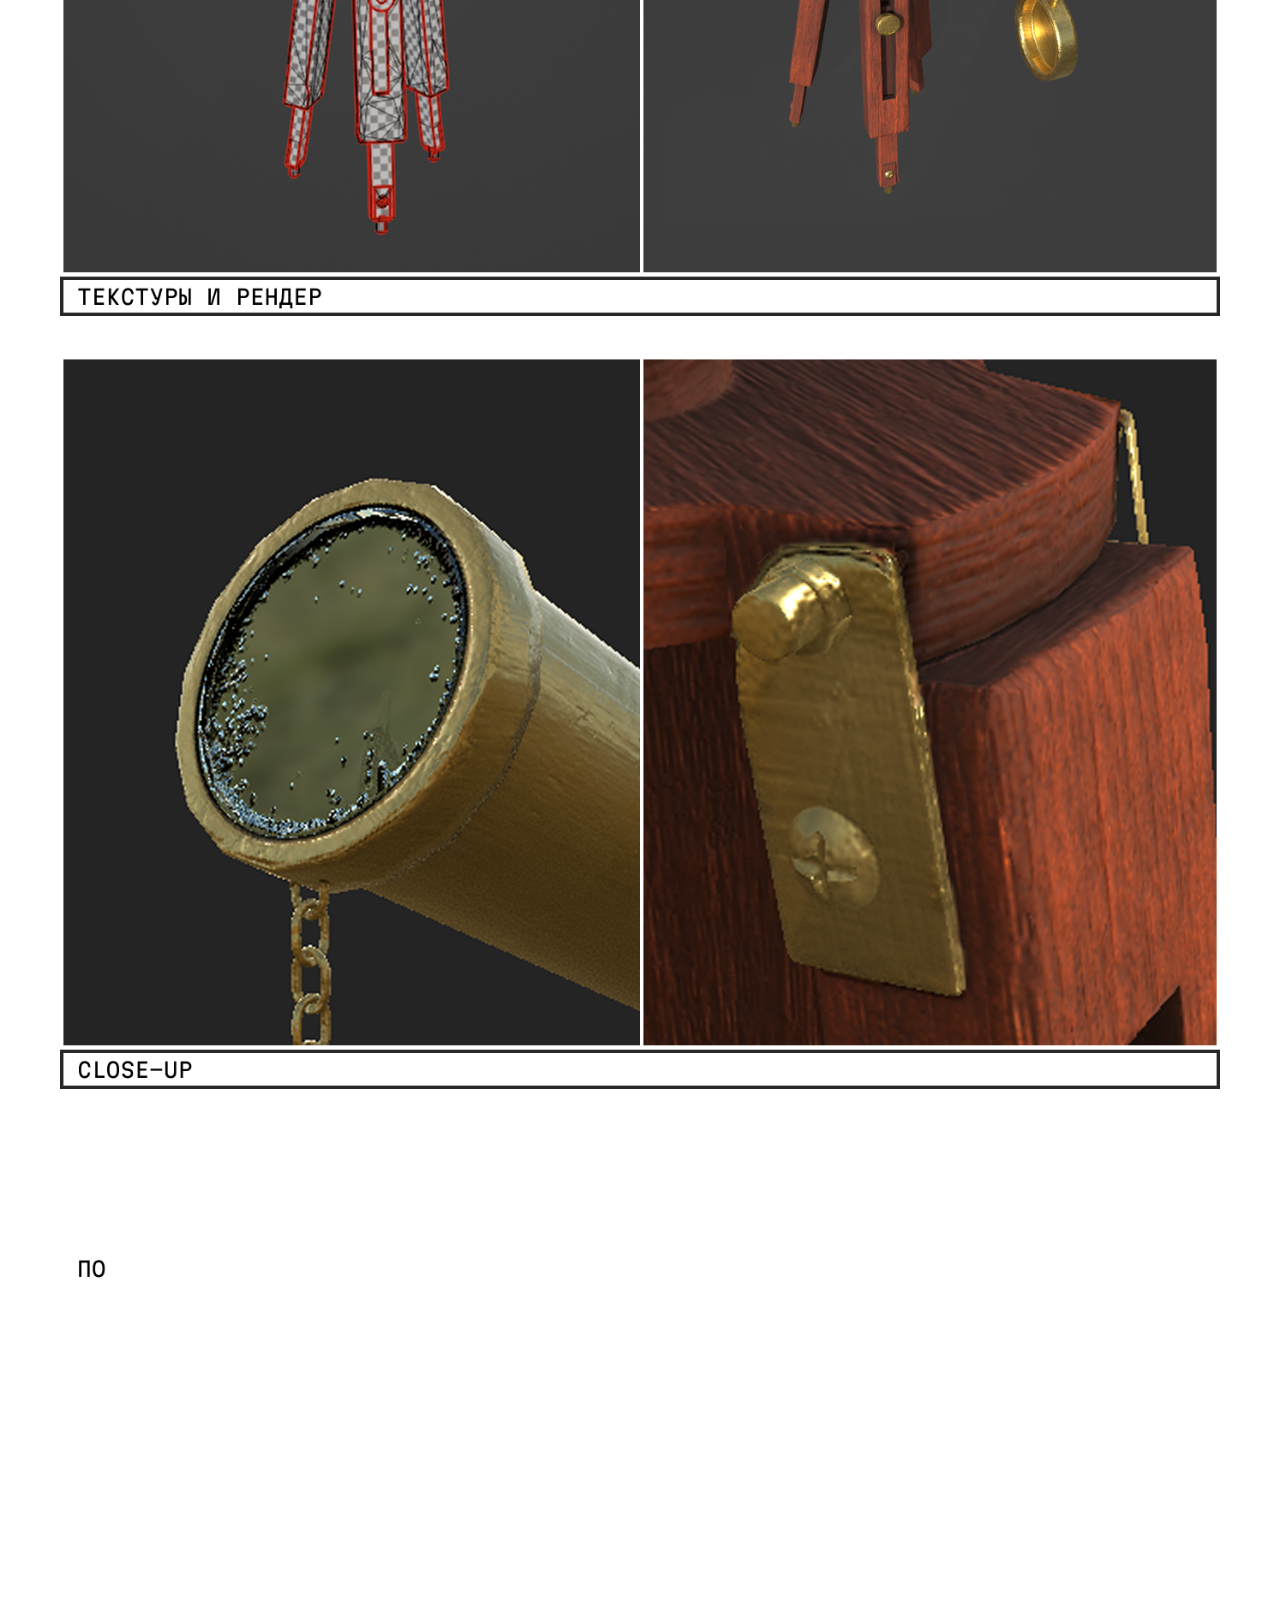
<file: Проп-телескоп.html>
<!DOCTYPE html>
<html lang="ru">
<head>
    <meta charset="UTF-8">
    <meta name="viewport" content="width=device-width, initial-scale=1.0, user-scalable=no">
    <title>Проект - 3D Eye</title>
    <link rel="stylesheet" href="style.css">
</head>
<body>
    <div class="page project-detail-page">
        <!-- Фоновое изображение -->
        <div class="background-image"></div>
        
        <!-- Шапка с кнопками -->
        <header class="header2">
            <nav class="nav2">
                <a href="index.html" class="nav-link">Главная</a>
                <a href="Проекты.html" class="nav-link">Проекты</a>
            </nav>
        </header>
        
        <!-- Контейнер с изображениями -->
        <div class="project-detail-container">
            <div class="project-detail-list">
                <!-- 9 изображений в колонку -->
                <div class="detail-item">
                    <img src="img/пропт.png" alt="Detail 1" class="detail-image">
                </div>
                <div class="detail-item">
                    <img src="img/кид.png" alt="Detail 2" class="detail-image">
                </div>
                <div class="detail-item">
                    <img src="img/телескопы.png" alt="Detail 3" class="detail-image">
                </div>
                <div class="detail-item">
                    <img src="img/мод.png" alt="Detail 4" class="detail-image">
                </div>
                <div class="detail-item">
                    <img src="img/дивм.png" alt="Detail 5" class="detail-image">
                </div>
                <div class="detail-item">
                    <img src="img/тир.png" alt="Detail 6" class="detail-image">
                </div>
                <div class="detail-item">
                    <img src="img/тирф.png" alt="Detail 7" class="detail-image">
                </div>
                <div class="detail-item">
                    <img src="img/детали.png" alt="Detail 8" class="detail-image">
                </div>
                <div class="detail-item">
                    <img src="img/по.png" alt="Detail 9" class="detail-image">
                </div>
            </div>
            
            <!-- Блок с тремя кнопками -->
            <div class="detail-buttons three-buttons">
                <div class="detail-button-col">
                    <a href="index.html" class="detail-btn">Главная</a>
                </div>
                <div class="detail-button-col">
                    <a href="Проп-бубен.html" class="detail-btn-center">Следующий проект →</a>
                </div>
                <div class="detail-button-col">
                    <a href="Проекты.html" class="detail-btn2">Проекты</a>
                </div>
            </div>
        </div>
        
        <!-- Футер -->
        <footer class="footer">
            <p class="footer-text">© 2024 Все права защищены</p>
        </footer>
    </div>
</body>
</html>
</file>
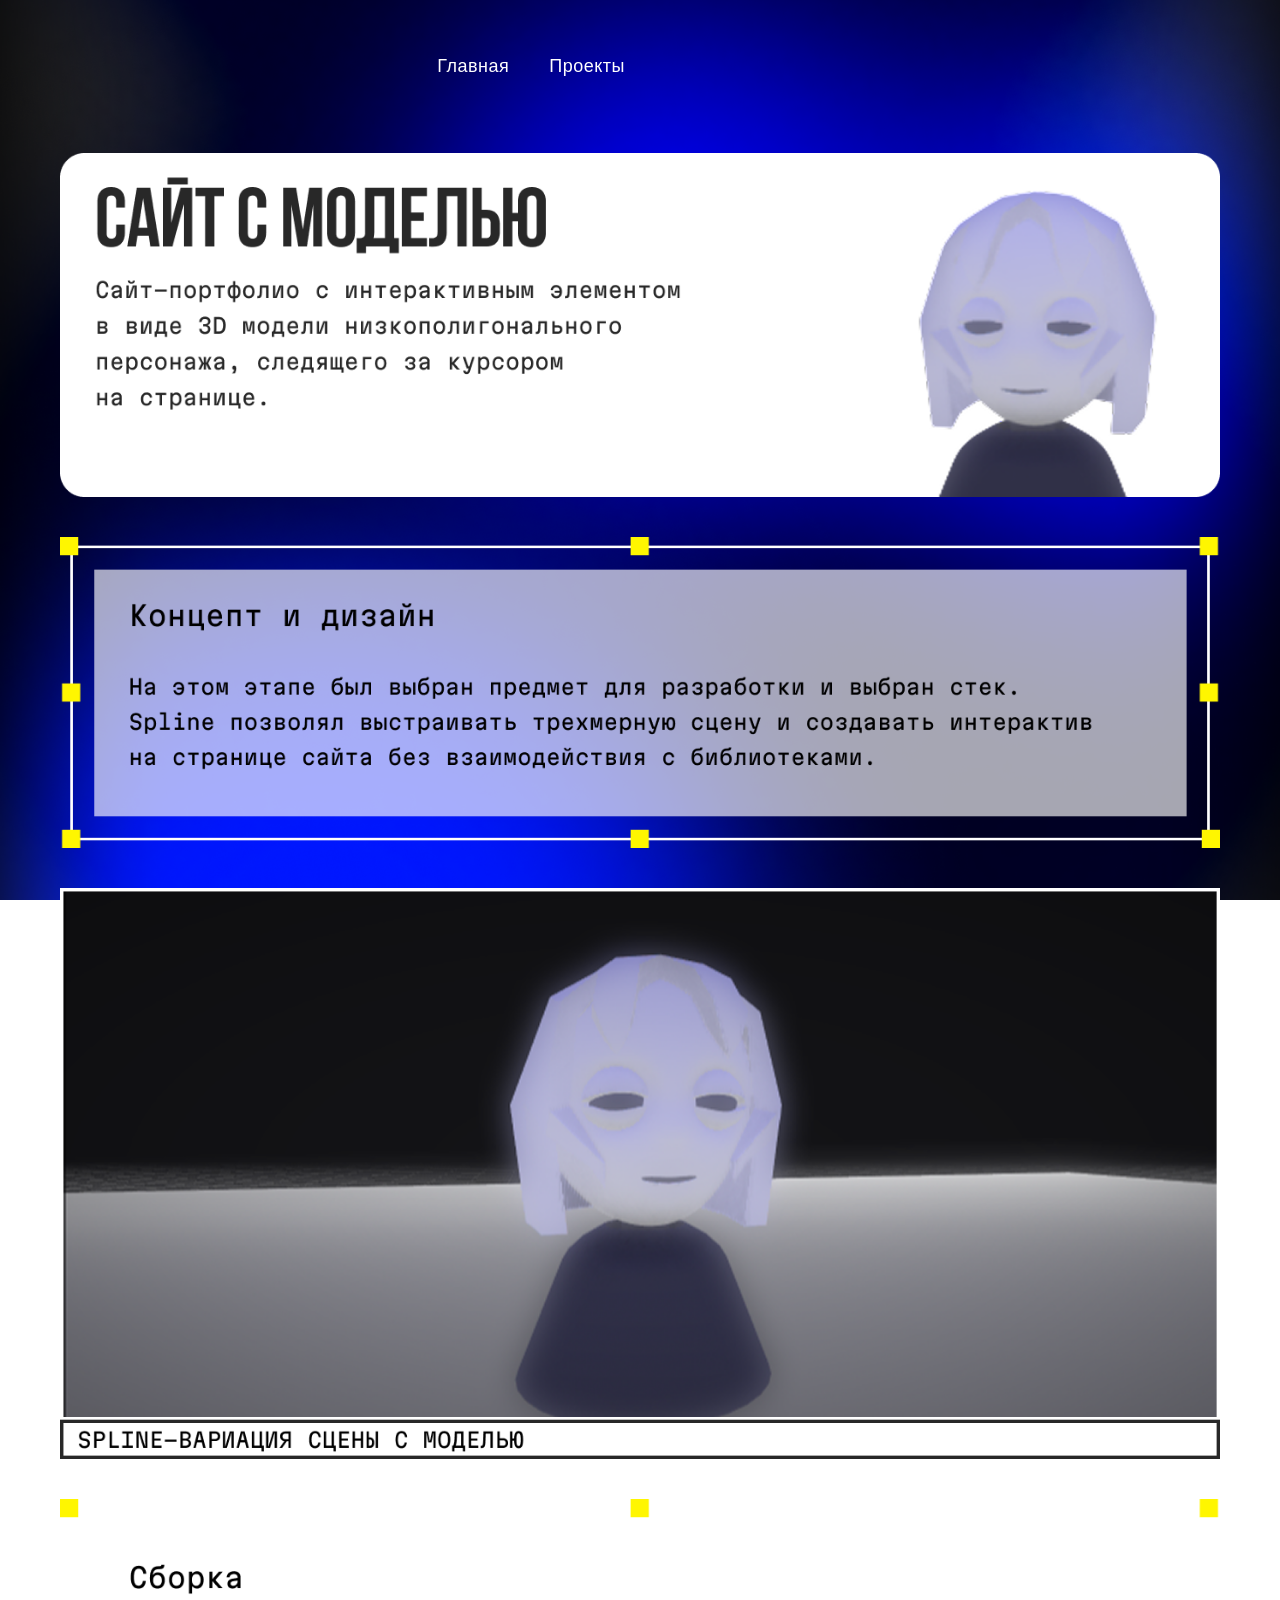
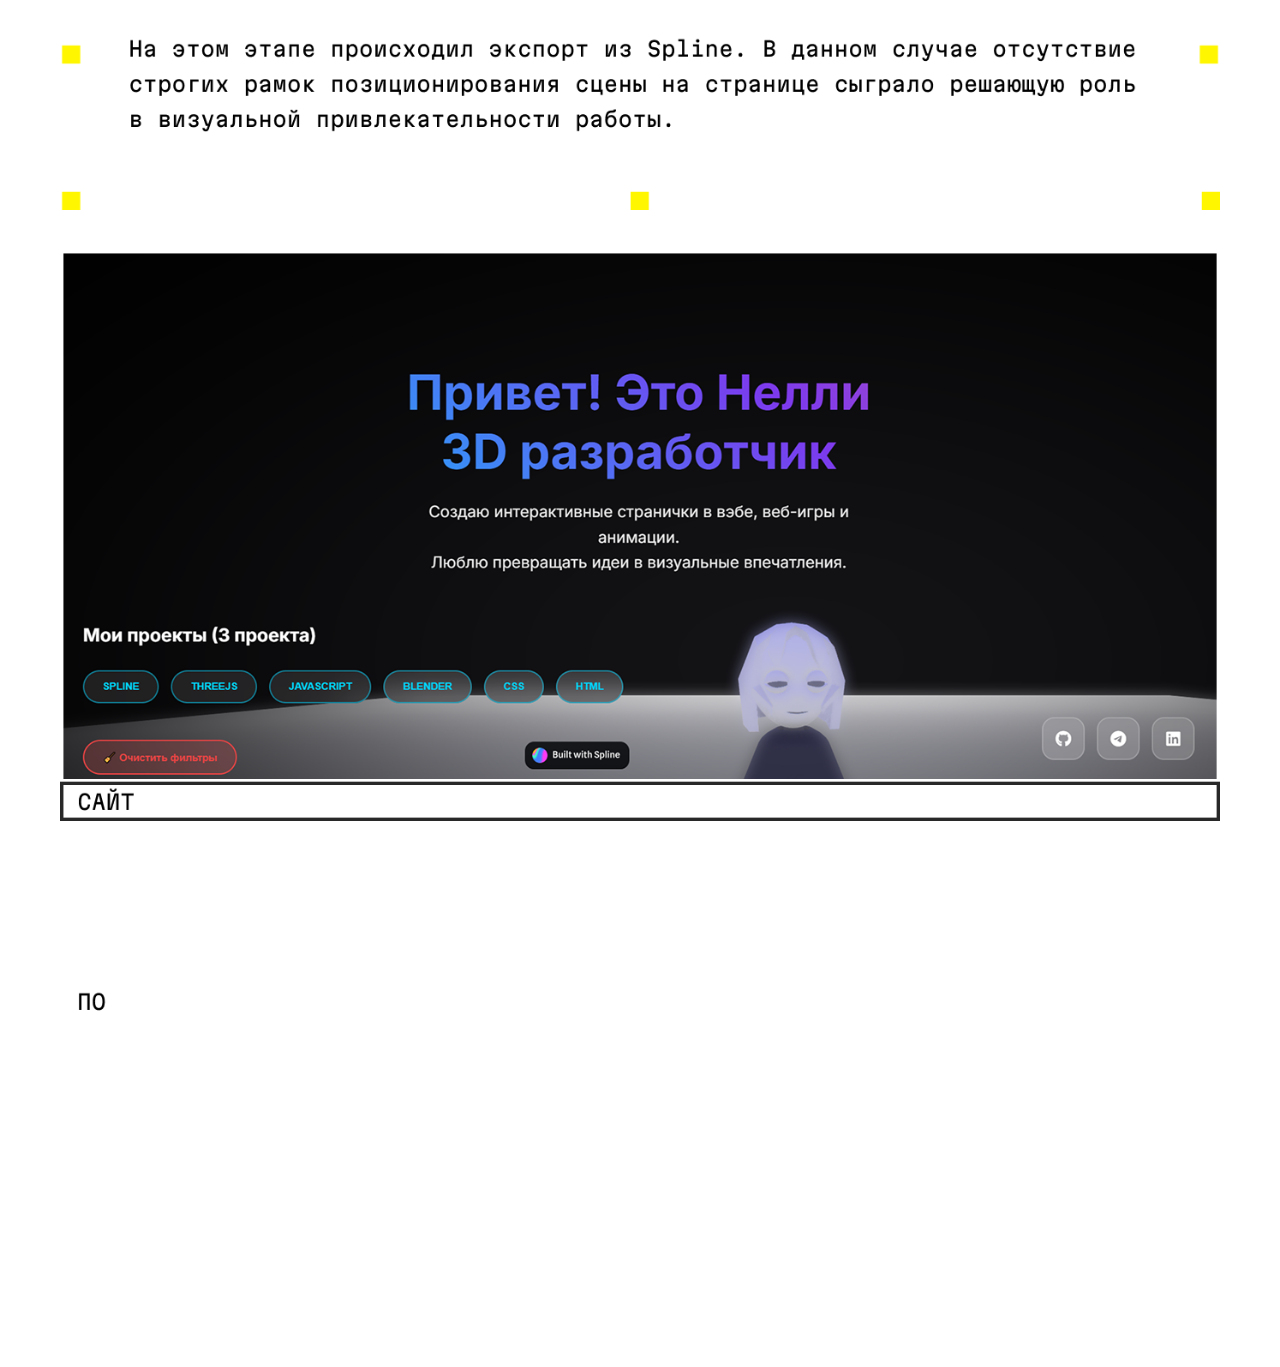
<file: Сайт с моделью.html>
<!DOCTYPE html>
<html lang="ru">
<head>
    <meta charset="UTF-8">
    <meta name="viewport" content="width=device-width, initial-scale=1.0, user-scalable=no">
    <title>Проект 5 - 3D Eye</title>
    <link rel="stylesheet" href="style.css">
</head>
<body>
    <div class="page project-detail-page">
        <!-- Фоновое изображение -->
        <div class="background-image"></div>
        
        <!-- Шапка с кнопками -->
        <header class="header2">
            <nav class="nav2">
                <a href="index.html" class="nav-link">Главная</a>
                <a href="Проекты.html" class="nav-link">Проекты</a>
            </nav>
        </header>
        
        <!-- Контейнер с изображениями и видео -->
        <div class="project-detail-container">
            <div class="project-detail-list">
                <!-- 1 - изображение -->
                <div class="detail-item">
                    <img src="img/девочка серц.png" alt="Image 1" class="detail-image">
                </div>
                
                <!-- 2 - изображение -->
                <div class="detail-item">
                    <img src="img/д1.png" alt="Image 2" class="detail-image">
                </div>
                
                <!-- 3 - изображение -->
                <div class="detail-item">
                    <img src="img/д2.png" alt="Image 3" class="detail-image">
                </div>
                
                <!-- 4 - изображение -->
                <div class="detail-item">
                    <img src="img/д3.png" alt="Image 4" class="detail-image">
                </div>
                
                <!-- 5 - изображение -->
                <div class="detail-item">
                    <img src="img/cfqn.png" alt="Image 5" class="detail-image">
                </div>
                
                <!-- 6 - изображение -->
                <div class="detail-item">
                    <img src="img/по-вэб.png" alt="Image 6" class="detail-image">
                </div>
            </div>
            
            <!-- Блок с тремя кнопками -->
            <div class="detail-buttons three-buttons">
                <div class="detail-button-col">
                    <a href="index.html" class="detail-btn">Главная</a>
                </div>
                <div class="detail-button-col">
                    <a href="https://port-mocha-xi.vercel.app/" class="detail-btn-center" target="_blank">Сайт</a>
                </div>
                <div class="detail-button-col">
                    <a href="Проекты.html" class="detail-btn2">Проекты</a>
                </div>
            </div>
        </div>
        
        <!-- Футер -->
        <footer class="footer">
            <p class="footer-text">© 2024 Все права защищены</p>
        </footer>
    </div>
</body>
</html>
</file>
<file: style.css>
* {
    margin: 0;
    padding: 0;
    box-sizing: border-box;
}

body {
    overflow-x: hidden;
    font-family: 'Segoe UI', 'Arial', sans-serif;
    overflow-y: scroll;
    scrollbar-width: none;
    -ms-overflow-style: none;
}

body::-webkit-scrollbar {
    display: none;
}

img,
a,
div,
canvas,
video,
.thumbnail,
.project-image img,
.detail-image,
.detail-video,
.hover-image img,
.gallery-main-img,
.column-img,
.hero-img {
    -webkit-user-drag: none;
    -webkit-user-select: none;
    -moz-user-select: none;
    -ms-user-select: none;
    user-select: none;
    pointer-events: auto;
}


canvas {
    -webkit-user-drag: none;
    user-drag: none;
}


body {
    -webkit-user-select: none;
    -moz-user-select: none;
    -ms-user-select: none;
    user-select: none;
}


.nav-link,
.footer-text,
.column-text,
.detail-btn,
.detail-btn2,
.detail-btn-center,
.back-button {
    -webkit-user-select: text;
    -moz-user-select: text;
    -ms-user-select: text;
    user-select: text;
}

.page {
    width: 100%;
    min-height: 20vh;
    position: relative;
}

.background-image {
    position: fixed;
    top: 0;
    left: 0;
    width: 100%;
    height: 100%;
    background-image: url('img/основа.png');
    background-size: cover;
    background-position: center;
    background-repeat: no-repeat;
    z-index: 0;
}

.header {
    position: relative;
    top: 56px;
    margin: 0vw 80vw 0vw 0vw;
    width: 100%;
    z-index: 12;
    pointer-events: none;
    justify-self: center;
}

.nav {
    display: flex;
    justify-content: flex-end;
    gap: 40px;
    pointer-events: auto;
    max-width: 1920px;
    margin-left: auto;
    margin-right: 0;
    padding-right: 40px;
}

.header2 {
    position: relative;
    top: 56px;
    width: 100%;
    z-index: 12;
    pointer-events: none;
}

.nav2 {
    display: flex;
    justify-content: flex-end;
    gap: 40px;
    pointer-events: auto;
    max-width: 1920px;
    margin-left: auto;
    margin-right: 0;
    padding-right: 655px;
} 

.nav-link {
    color: white;
    text-decoration: none;
    font-size: 18px;
    font-weight: 500;
    font-family: 'Segoe UI', 'Arial', sans-serif;
    letter-spacing: 0.5px;
    transition: all 0.3s ease;
    position: relative;
    padding-bottom: 4px;
    white-space: nowrap;
}

.nav-link::after {
    content: '';
    position: absolute;
    bottom: 0;
    left: 0;
    width: 0;
    height: 2px;
    background: white;
    transition: width 0.3s ease;
}

.nav-link:hover::after {
    width: 100%;
}

.hero-image {
    position: relative;
    z-index: 10;
    display: flex;
    justify-content: center;
    align-items: center;
    margin-top: 128px;
    width: 100%;
}

.hero-img {
    max-width: auto;
    height: 518px;
    width: auto;
    display: block;
    object-fit: contain;
}

.two-columns {
    position: relative;
    z-index: 10;
    display: flex;
    justify-content: center;
    gap: 500px;
    margin-top: 40px;
    width: 100%;
    padding: 0 20px;
}

.column {
    flex: 0 0 auto;
    display: flex;
    justify-content: center;
    align-items: center;
}

.column-img {
    max-width: 100%;
    height: auto;
    display: block;
    object-fit: contain;
}

.column-text {
    position: absolute;
    top: 45%;
    left: 55%;
    transform: translate(-50%, -50%);
    text-align: left;
    font-family: 'Martian Mono', 'Arial', sans-serif;
    font-size: 22px;
    font-weight: 500;
    line-height: 1.4;
    letter-spacing: 0.5px;
    color: #ffffff;
    width: 17vw;
}

.column-text::before {
    content: "•";
    position: absolute;
    left: -10%;
    color: #ffffff;
    font-size: 18px;
}

.column-content {
    position: relative;
    display: inline-block;
}

.gallery-block {
    position: relative;
    z-index: 10;
    display: flex;
    justify-content: center;
    align-items: center;
    margin-top: 40px;
    width: 100%;
}

.gallery-main {
    position: relative;
    display: inline-block;
    max-width: 1329px;
    width: 100%;
}

.gallery-main-img {
    width: 100%;
    height: auto;
    display: block;
}

.gallery-thumbnails {
    position: absolute;
    bottom: 0px;
    left: 0;
    right: 0;
    display: flex;
    justify-content: center;
    gap: 40px;
    padding: 10px 20px;
    flex-wrap: wrap;
    z-index: 15;
}

.thumbnail {
    width: auto;
    height: 46px;
    object-fit: cover;
    border-radius: 8px;
    cursor: pointer;
    transition: all 0.3s ease;
    z-index: 16;
}

.gallery-thumbnails a {
    text-decoration: none;
    display: inline-block;
}

.eye-container {
    width: 100%;
    display: flex;
    justify-content: center;
    position: relative;
    z-index: 11;
    margin-top: 0;
}

#canvas-container {
    width: 600px;
    height: 600px;
    position: relative;
    margin-top: -1600px;
}

canvas {
    display: block;
    width: 100%;
    height: 100%;
}

.vessels-container {
    width: 100%;
    display: flex;
    justify-content: center;
    margin-top: -1300px;
    position: relative;
    z-index: 9;
}

.vessel-svg {
    width: 100%;
    max-width: 510px;
    max-height: 1400px;
    height: auto;
    display: block;
    margin-bottom: -13%;
}

.vessel-path {
    stroke: #5a2116a3;
    stroke-width: 10;
    fill: none;
    stroke-linecap: round;
    filter: drop-shadow(0 0 3px rgba(139, 60, 44, 0.5));
    transition: filter 0.3s ease;
}

.vessel-path-secondary {
    stroke: #6a2e22;
    stroke-width: 3;
    fill: none;
    stroke-linecap: round;
    opacity: 0.85;
    transition: filter 0.3s ease;
}

.vessel-path-capillary {
    stroke: #aa5a4a;
    stroke-width: 2;
    fill: none;
    stroke-linecap: round;
    opacity: 0.7;
    transition: filter 0.3s ease;
}

.vessel-glow {
    filter: drop-shadow(0 0 8px rgba(200, 80, 60, 0.9)) !important;
}

/* Новый блок с сеткой 2x3 */
.grid-block {
    position: relative;
    z-index: 10;
    display: flex;
    justify-content: center;
    align-items: center;
    margin-top: 40px;
    margin-bottom: 50px;
    width: 100%;
}

.grid-container {
    display: flex;
    flex-direction: column;
    gap: 40px;
    max-width: 1326px;
    width: 100%;
    padding: 0 20px;
}

.grid-row {
    display: flex;
    justify-content: center;
    gap: 40px;
    width: 100%;
}

.grid-cell {
    flex: 1;
    display: flex;
    justify-content: center;
    align-items: center;
}

.hover-image {
    position: relative;
    width: 100%;
    max-width: 653px;
    max-height: 265px;
    aspect-ratio: 1 / 1;
}

.hover-image {
    position: relative;
    width: 100%;
    max-width: 653px;
    max-height: 265px;
    aspect-ratio: 1 / 1;
    overflow: hidden;
    border-radius: 50px;
}

.hover-image img {
    position: absolute;
    top: 0;
    left: 0;
    width: 100%;
    height: 100%;
    object-fit: cover;
    transition: opacity 0s linear;
    border-radius: 50px;
    backface-visibility: hidden;
    -webkit-backface-visibility: hidden;
    transform: translateZ(0);
    -webkit-transform: translateZ(0);
}

.hover-image .default-img {
    opacity: 1;
}

.hover-image .hover-img {
    opacity: 0;
}

.hover-image:hover .default-img {
    opacity: 0;
}

.hover-image:hover .hover-img {
    opacity: 1;
}

/* Стили только для 6-й ячейки */
.vertical-split {
    width: 100%;
    max-width: 653px;
    display: flex;
    flex-direction: column;
    gap: 40px;
    margin-bottom: -4vw;
}

.split-image {
    width: 100%;
    position: relative;
    height: 100%;
    max-width: none;
}

.split-button {
    width: 100%;
    display: flex;
    justify-content: center;
}

.grid-btn {
    width: 100%;
    padding: 8px 24px;
    background: rgba(0, 0, 0, 0);
    color: white;
    border: 2px solid rgb(255, 255, 255);
    font-size: 24px;
    font-weight: 500;
    cursor: pointer;
    transition: all 0.3s ease;
    backdrop-filter: blur(4px);
    font-family: 'Martian Mono', 'Arial', sans-serif;
    text-align: left;
}

.grid-btn:hover {
    background: rgba(0, 166, 255, 0.46);
    border-color: #00aeff;
    transform: scale(1.02);
}
/* Футер */
.footer {
    position: relative;
    z-index: 10;
    width: 100%;
    padding: 40px 20px;
    margin-top: 60px;
    text-align: center;
}

.footer-text {
    color: rgba(255, 255, 255, 0.7);
    font-family: 'Segoe UI', 'Arial', sans-serif;
    font-size: 14px;
    font-weight: 400;
    letter-spacing: 0.5px;
}


.page {
    min-height: auto; /* Убираем min-height, чтобы страница не растягивалась */
    padding-bottom: 40px;
}

/* Стили для страницы проектов */
.projects-page {
    min-height: 100vh;
    display: flex;
    flex-direction: column;
}

.projects-container {
    position: relative;
    z-index: 10;
    display: flex;
    justify-content: center;
    align-items: center;
    margin-top: 128px;
    margin-bottom: 60px;
    width: 100%;
    flex: 1;
}

.projects-list {
    max-width: 1230px;
    width: 100%;
    padding: 0 20px;
    display: flex;
    flex-direction: column;
    gap: 40px;
}

.project-item {
    width: 100%;
    display: flex;
    justify-content: center;
}

.project-link {
    display: block;
    width: 100%;
    text-decoration: none;
    cursor: pointer;
}

.project-image {
    position: relative;
    width: 100%;
    aspect-ratio: auto;
    cursor: pointer;
}

.project-image img {
    width: 100%;
    height: auto;
    display: block;
    transition: opacity 0;
}

.project-default {
    opacity: 1;
}

.project-hover {
    position: absolute;
    top: 0;
    left: 0;
    opacity: 0;
}

.project-image:hover .project-default {
    opacity: 0;
}

.project-image:hover .project-hover {
    opacity: 1;
}

/* Кнопка возврата на главную */
.back-button-item {
    margin-top: 24px;
    max-width: 415px;
}

.back-button {
    width: 100%;
    padding: 8px 24px;
    background: rgba(0, 0, 0, 0);
    color: white;
    border: 2px solid rgb(255, 255, 255);
    font-size: 24px;
    font-weight: 500;
    cursor: pointer;
    transition: all 0.3s ease;
    backdrop-filter: blur(4px);
    font-family: 'Martian Mono', 'Arial', sans-serif;
    text-align: left;
    text-decoration: none;
}

.back-button:hover {
   background: rgba(0, 166, 255, 0.46);
    border-color: #00aeff;
    transform: scale(1.02);
}

/* Стили для страницы детального проекта */
.project-detail-page {
    min-height: 100vh;
    display: flex;
    flex-direction: column;
}

.project-detail-container {
    position: relative;
    z-index: 10;
    display: flex;
    flex-direction: column;
    justify-content: center;
    align-items: center;
    margin-top: 128px;
    margin-bottom: 60px;
    width: 100%;
    flex: 1;
}

.project-detail-list {
    max-width: 1200px;
    width: 100%;
    padding: 0 20px;
    display: flex;
    flex-direction: column;
    gap: 40px;
}

.detail-item {
    width: 100%;
    display: flex;
    justify-content: center;
}

.detail-image {
    width: 100%;
    height: auto;
    display: block;
    border-radius: 0;
}

/* Блок с двумя кнопками */
.detail-buttons {
    max-width: 1200px;
    width: 100%;
    padding: 0 20px;
    margin-top: 40px;
    display: flex;
    justify-content: center;
    gap: 40px;
}

.detail-button-col {
    flex: 1;
    display: flex;
    justify-content: center;
}

.detail-btn {
    width: 100%;
    padding: 12px 24px;
    background: rgba(0, 0, 0, 0);
    color: white;
    border: 2px solid rgb(255, 255, 255);
    font-size: 24px;
    font-weight: 500;
    cursor: pointer;
    transition: all 0.3s ease;
    backdrop-filter: blur(4px);
    font-family: 'Martian Mono', 'Arial', sans-serif;
    text-align: left;
    text-decoration: none;
    display: inline-block;
}

.detail-btn:hover {
    background: rgba(0, 166, 255, 0.46);
    border-color: #00aeff;
    transform: scale(1.02);
}

.detail-btn2 {
    width: 100%;
    padding: 12px 24px;
    background: rgba(0, 0, 0, 0);
    color: white;
    border: 2px solid rgb(255, 255, 255);
    font-size: 24px;
    font-weight: 500;
    cursor: pointer;
    transition: all 0.3s ease;
    backdrop-filter: blur(4px);
    font-family: 'Martian Mono', 'Arial', sans-serif;
    text-align: right;
    text-decoration: none;
    display: inline-block;
}

.detail-btn2:hover {
    background: rgba(0, 166, 255, 0.46);
    border-color: #00aeff;
    transform: scale(1.02);
}

/* Стили для видео на странице детального проекта */
.detail-video {
    width: 100%;
    height: auto;
    display: block;
    border-radius: 0;
    background: #000;
}

.video-item {
    width: 100%;
    display: flex;
    justify-content: center;
}

/* Стили для элементов управления видео */
.detail-video::-webkit-media-controls-panel {
    background-color: rgba(0, 0, 0, 0.7);
}

.detail-video::-webkit-media-controls-play-button {
    background-color: rgba(204, 106, 90, 0.8);
    border-radius: 50%;
}

.detail-video::-webkit-media-controls-volume-slider {
    background-color: rgba(255, 255, 255, 0.3);
}

/* Три кнопки в ряд */
.detail-buttons.three-buttons {
    display: flex;
    justify-content: center;
    gap: 40px;
}

.detail-buttons.three-buttons .detail-button-col {
    flex: 1;
    display: flex;
    justify-content: center;
}

/* Стиль для центральной кнопки */
.detail-btn-center {
    width: 100%;
    padding: 12px 24px;
    background: rgba(0, 0, 0, 0);
    color: white;
    border: 2px solid rgb(255, 255, 255);
    font-size: 24px;
    font-weight: 500;
    cursor: pointer;
    transition: all 0.3s ease;
    backdrop-filter: blur(4px);
    font-family: 'Martian Mono', 'Arial', sans-serif;
    text-align: center;
    text-decoration: none;
    display: inline-block;
    white-space: nowrap;
}

.detail-btn-center:hover {
    background: rgba(0, 166, 255, 0.46);
    border-color: #00aeff;
    transform: scale(1.02);
}

/* Стили для видео - изменение цвета кнопок на синий */
.detail-video::-webkit-media-controls-play-button {
    background-color: #0088ff !important;
    border-radius: 50%;
    
}

.detail-video::-webkit-media-controls-play-button:hover {
    background-color: #00aeff !important;
}

/* Изменение цвета текущего времени и ползунков */
.detail-video::-webkit-media-controls-current-time-display,
.detail-video::-webkit-media-controls-time-remaining-display {
    color: #0088ff !important;
}

/* Изменение цвета ползунка прогресса */
.detail-video::-webkit-media-controls-timeline {
    background-color: rgba(0, 136, 255, 0.3) !important;
}

.detail-video::-webkit-media-controls-timeline::-webkit-media-controls-timeline-progress {
    background-color: #0088ff !important;
}

/* Изменение цвета ползунка громкости */
.detail-video::-webkit-media-controls-volume-slider {
    background-color: rgba(0, 136, 255, 0.3) !important;
}

.detail-video::-webkit-media-controls-volume-slider::-webkit-media-controls-volume-slider-progress {
    background-color: #0088ff !important;
}

/* Изменение цвета кнопки громкости */
.detail-video::-webkit-media-controls-mute-button {
    background-color: transparent !important;
}

.detail-video::-webkit-media-controls-mute-button:hover {
    background-color: rgba(0, 136, 255, 0.2) !important;
}

/* Изменение цвета кнопки fullscreen */
.detail-video::-webkit-media-controls-fullscreen-button {
    background-color: transparent !important;
}

.detail-video::-webkit-media-controls-fullscreen-button:hover {
    background-color: rgba(0, 136, 255, 0.2) !important;
}

/* Основная панель управления */
.detail-video::-webkit-media-controls-panel {
    background-color: rgba(0, 0, 0, 0.7) !important;
}


/* Кнопка паузы (когда видео проигрывается) */
.detail-video::-webkit-media-controls-play-button:active {
    background-color: #0088ff !important;
}

/* Иконка паузы внутри кнопки */
.detail-video::-webkit-media-controls-overlay-play-button {
    background-color: #0088ff !important;
    border-radius: 20% !important;
}

.detail-video::-webkit-media-controls-overlay-play-button:hover {
    background-color: #00aeff !important;
}
</file>
